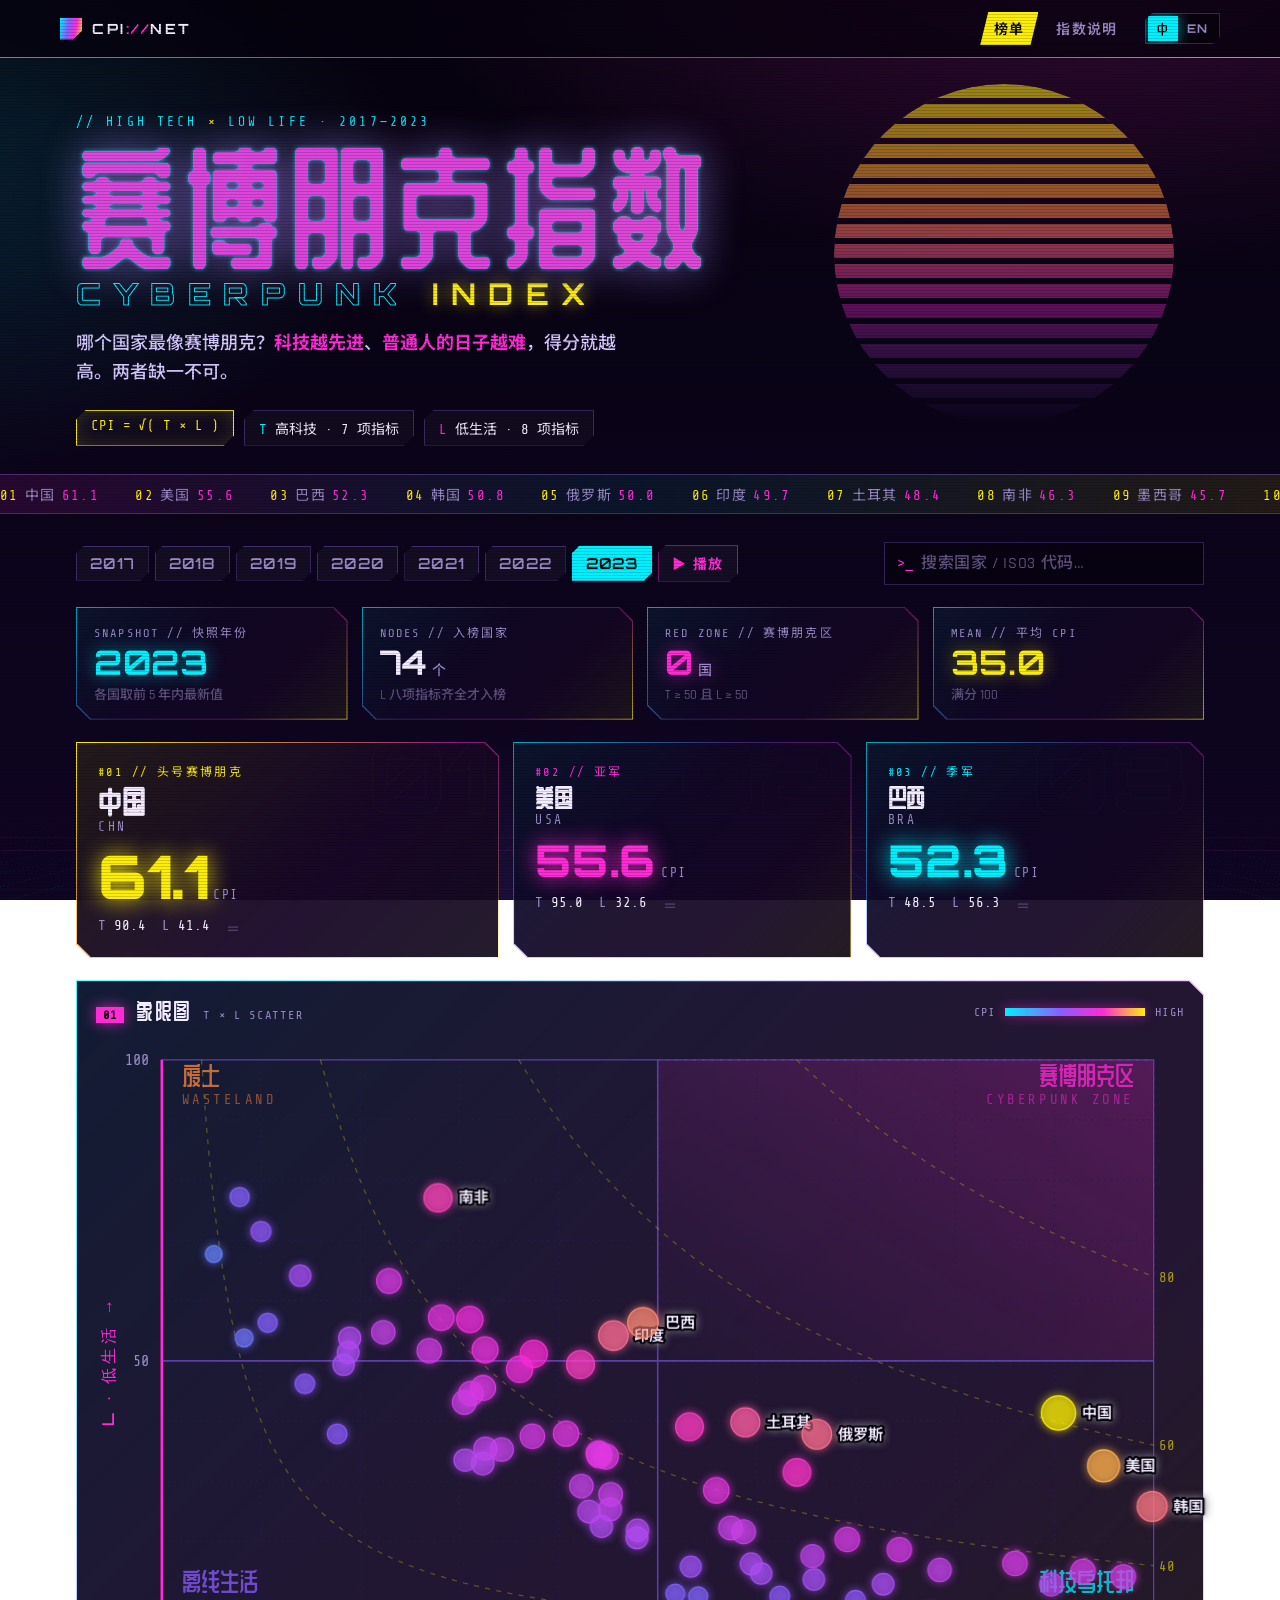
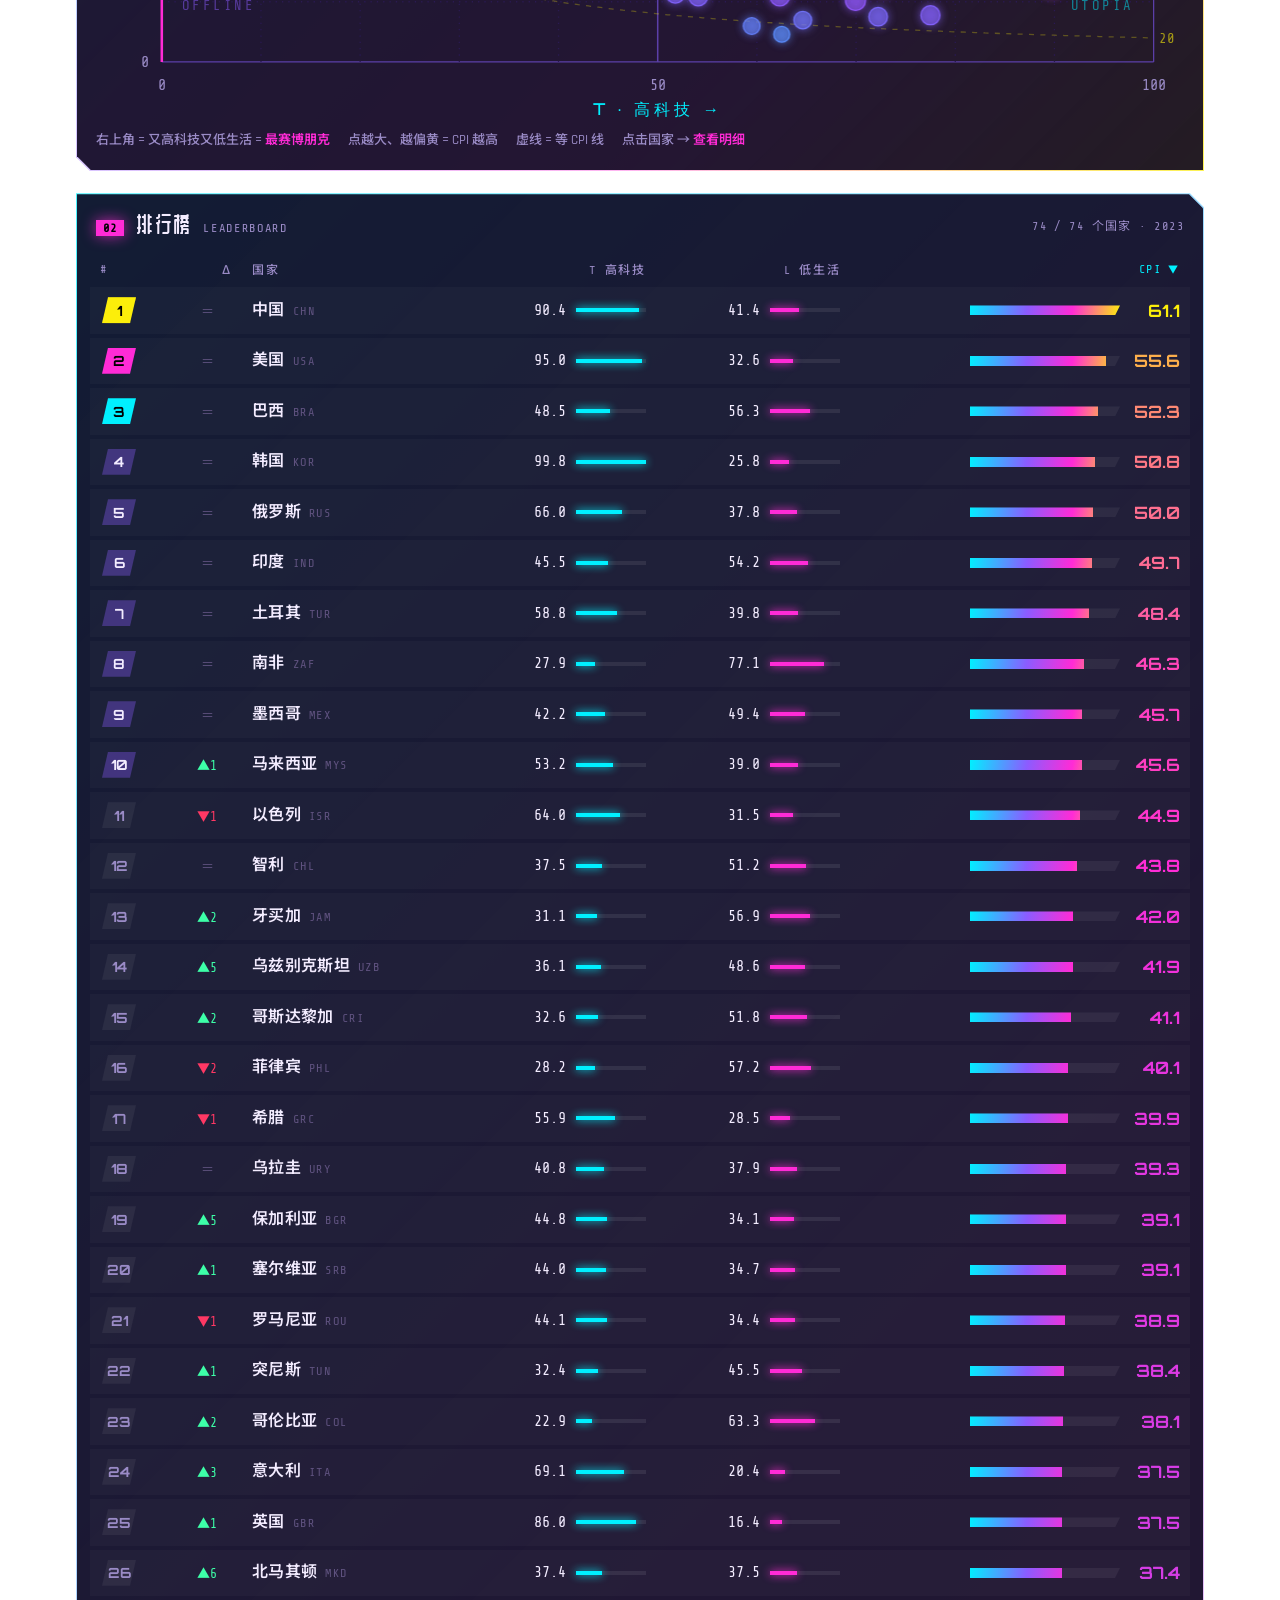
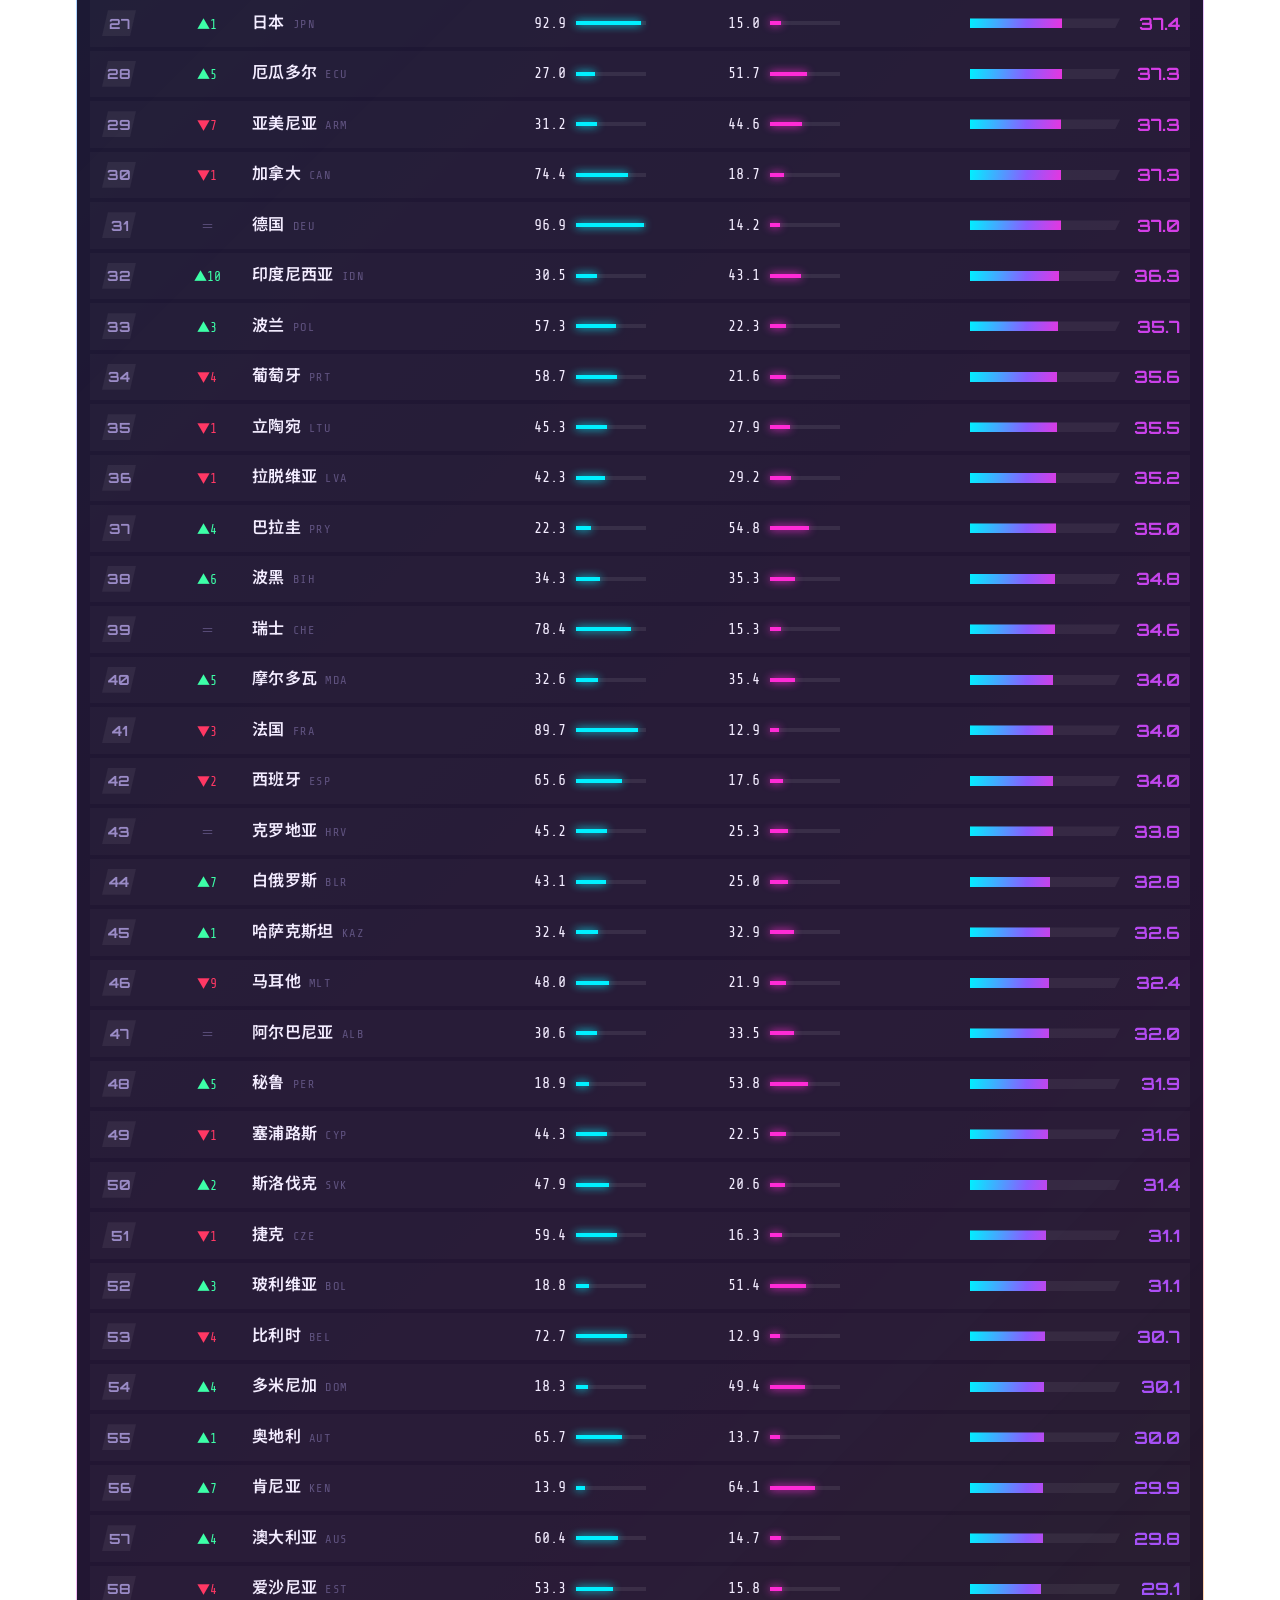
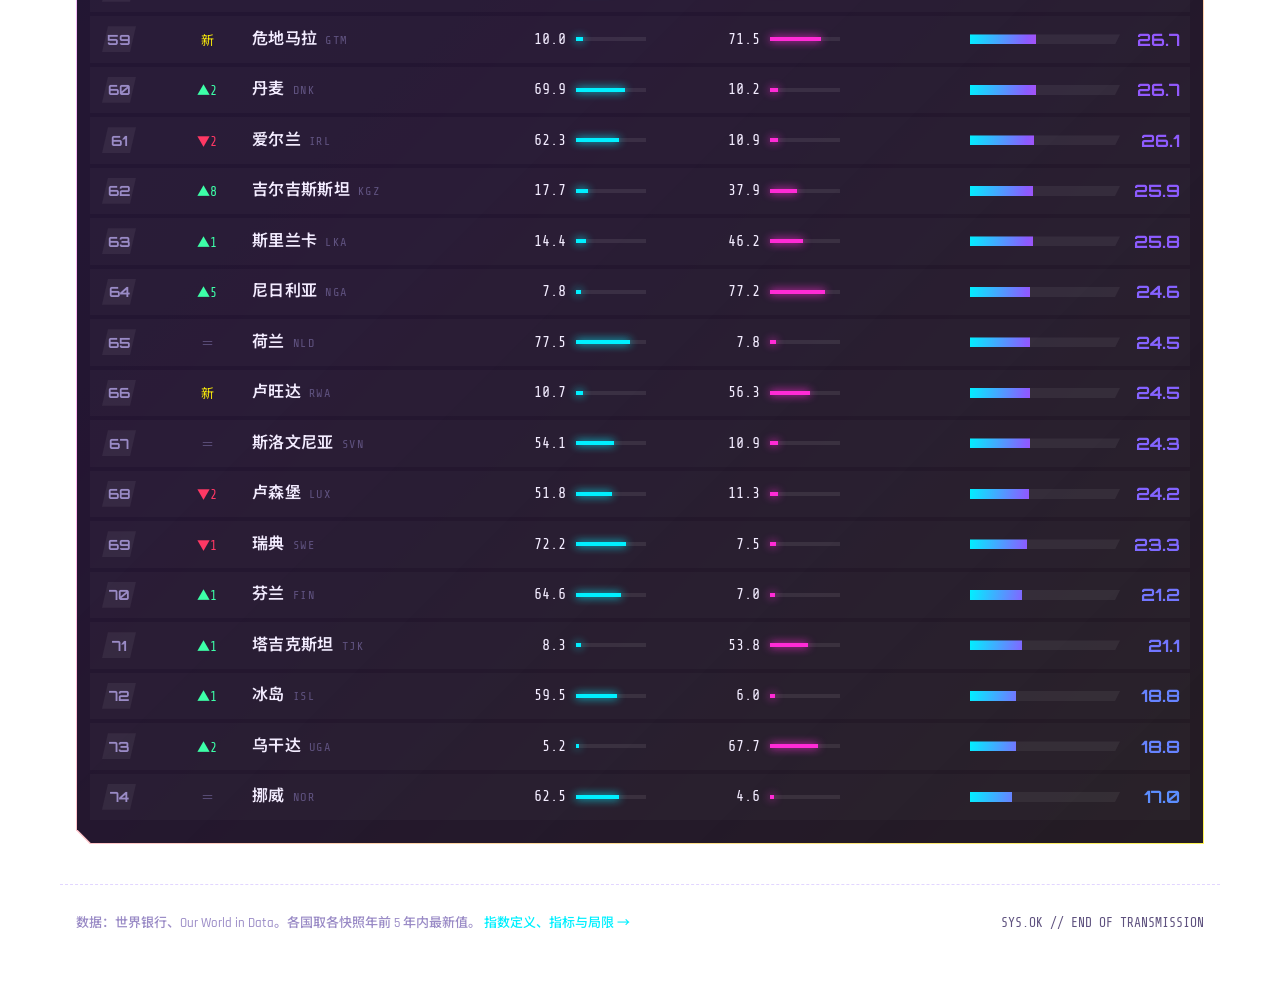
<file: web/index.html>
<!doctype html>
<html lang="zh-CN">
<head>
<meta charset="utf-8">
<meta name="viewport" content="width=device-width,initial-scale=1">
<title data-zh-title="赛博朋克指数" data-en-title="Cyberpunk Index">赛博朋克指数</title>
<script src="lang.js"></script>
<script src="names.js"></script>
<script src="data/cpi.js"></script>
<script src="common.js"></script>
<link rel="preconnect" href="https://fonts.googleapis.com">
<link rel="preconnect" href="https://fonts.gstatic.com" crossorigin>
<link rel="stylesheet" href="https://fonts.googleapis.com/css2?family=Orbitron:wght@500;700;900&family=Rajdhani:wght@500;600;700&family=Share+Tech+Mono&family=ZCOOL+QingKe+HuangYou&family=Noto+Sans+SC:wght@400;500;700&display=swap">
<link rel="stylesheet" href="cyber.css">
<style>
/* ---------- 首屏 ---------- */
.hero{position:relative;max-width:1160px;margin:0 auto;padding:56px 16px 28px}
.sun{position:absolute;right:max(16px,4%);top:26px;width:min(340px,42vw);aspect-ratio:1;border-radius:50%;z-index:-1;
 background:linear-gradient(180deg,var(--yel) 0%,#ff8a3d 35%,var(--pink) 65%,var(--violet) 100%);
 -webkit-mask-image:repeating-linear-gradient(180deg,#000 0 14px,transparent 14px 20px),linear-gradient(#000 45%,transparent 100%);
 -webkit-mask-composite:source-in;mask-image:repeating-linear-gradient(180deg,#000 0 14px,transparent 14px 20px),linear-gradient(#000 45%,transparent 100%);
 mask-composite:intersect;filter:drop-shadow(0 0 40px rgba(255,43,214,.6));opacity:.55}
.kicker{font:13px var(--f-mono);letter-spacing:.24em;color:var(--cyan)}
.kicker b{color:var(--yel);font-weight:400}
.glitch{position:relative;display:inline-block;margin:10px 0 0;font:400 clamp(54px,12vw,132px)/1 var(--f-cn);letter-spacing:.04em;
 background:var(--grad);-webkit-background-clip:text;background-clip:text;-webkit-text-fill-color:transparent;
 filter:drop-shadow(0 0 22px rgba(255,43,214,.45)) drop-shadow(0 0 2px rgba(0,240,255,.8))}
.glitch::before,.glitch::after{content:attr(data-text);position:absolute;inset:0;background:none;pointer-events:none}
.glitch::before{-webkit-text-fill-color:var(--cyan);opacity:.85;animation:gA 3.2s steps(1) infinite}
.glitch::after{-webkit-text-fill-color:var(--pink);opacity:.85;animation:gB 2.7s steps(1) infinite}
@keyframes gA{0%,86%,100%{clip-path:inset(0 0 100% 0);transform:none}
 87%{clip-path:inset(12% 0 62% 0);transform:translate(-6px,-2px)}89%{clip-path:inset(58% 0 20% 0);transform:translate(5px,1px)}
 91%{clip-path:inset(30% 0 48% 0);transform:translate(-3px,2px)}93%{clip-path:inset(80% 0 4% 0);transform:translate(4px,0)}}
@keyframes gB{0%,78%,100%{clip-path:inset(0 0 100% 0);transform:none}
 79%{clip-path:inset(66% 0 14% 0);transform:translate(6px,1px)}81%{clip-path:inset(8% 0 76% 0);transform:translate(-5px,-1px)}
 83%{clip-path:inset(40% 0 40% 0);transform:translate(3px,2px)}}
.sub{margin-top:4px;font:900 clamp(16px,3.4vw,30px) var(--f-disp);letter-spacing:.42em;color:transparent;-webkit-text-stroke:1px var(--cyan)}
html[lang=en] .glitch{font:900 clamp(34px,8.6vw,96px)/1.05 var(--f-disp);letter-spacing:.02em}
html[lang=en] .sub{font:400 clamp(18px,3.6vw,32px) var(--f-cn);letter-spacing:.5em}
.sub b{color:var(--yel);-webkit-text-stroke:0;text-shadow:0 0 16px rgba(252,238,10,.6)}
.lead{max-width:560px;margin:18px 0 0;font-size:18px;color:#d6c9ff}
.lead strong{color:var(--pink);font-weight:700}
.chips{display:flex;flex-wrap:wrap;gap:10px;margin-top:22px}
.chip{font:14px var(--f-mono);padding:7px 14px;border:1px solid var(--line2);background:rgba(255,255,255,.03);
 clip-path:polygon(10px 0,100% 0,100% calc(100% - 10px),calc(100% - 10px) 100%,0 100%,0 10px)}
.chip.hl{border-color:var(--yel);color:var(--yel);box-shadow:inset 0 0 18px rgba(252,238,10,.15)}
.chip b{color:var(--cyan);font-weight:400}.chip i{color:var(--pink);font-style:normal}

/* ---------- 跑马灯 ---------- */
.ticker{position:relative;overflow:hidden;white-space:nowrap;border-block:1px solid var(--line2);
 background:linear-gradient(90deg,rgba(255,43,214,.12),rgba(0,240,255,.08),rgba(252,238,10,.1));font:14px var(--f-mono);letter-spacing:.1em}
.ticker-in{display:inline-flex;gap:36px;padding:9px 0;animation:tick 48s linear infinite}
.ticker:hover .ticker-in{animation-play-state:paused}
.ticker span{color:var(--dim)}.ticker span b{color:var(--yel);font-weight:400;margin-right:6px}.ticker span em{font-style:normal;color:var(--pink);margin-left:6px}
@keyframes tick{to{transform:translateX(-50%)}}

/* ---------- 主体 ---------- */
.wrap{max-width:1160px;margin:0 auto;padding:28px 16px 40px;display:grid;grid-template-columns:minmax(0,1fr);gap:22px}
.controls{display:flex;flex-wrap:wrap;gap:12px;align-items:center;justify-content:space-between}
.years{display:flex;flex-wrap:wrap;gap:6px;align-items:center}
.yr,.play{font:600 15px var(--f-disp);letter-spacing:.06em;color:var(--dim);background:rgba(255,255,255,.04);border:1px solid var(--line2);
 padding:7px 13px;cursor:pointer;clip-path:polygon(8px 0,100% 0,100% calc(100% - 8px),calc(100% - 8px) 100%,0 100%,0 8px);transition:.18s}
.yr:hover{color:var(--tx);border-color:var(--cyan)}
.yr[aria-pressed=true]{color:#000;background:var(--cyan);border-color:var(--cyan);box-shadow:0 0 20px rgba(0,240,255,.6)}
.play{color:var(--pink);border-color:rgba(255,43,214,.55);font-size:13px}
.play:hover,.play.on{background:var(--pink);color:#000}
html:not([lang=en]) .play{font:700 14px var(--f-body);letter-spacing:.12em}
.search{display:flex;align-items:center;gap:8px;min-width:min(300px,100%);flex:0 1 320px;padding:0 12px;
 border:1px solid var(--line2);background:rgba(0,0,0,.35);transition:.2s}
.search:focus-within{border-color:var(--pink);box-shadow:0 0 0 1px var(--pink),0 0 22px rgba(255,43,214,.35)}
.search span{font:15px var(--f-mono);color:var(--pink);animation:blink 1.1s steps(1) infinite}
@keyframes blink{50%{opacity:.25}}
.search input{flex:1;min-width:0;background:none;border:0;outline:0;color:var(--tx);font:500 16px var(--f-body);padding:10px 0;letter-spacing:.04em}
.search input::placeholder{color:var(--mute)}

/* KPI */
.kpis{display:grid;grid-template-columns:repeat(4,1fr);gap:14px}
.kpi{padding:16px 18px 14px}
.kpi .k{font:12px var(--f-mono);letter-spacing:.18em;color:var(--dim)}
.kpi .v{margin-top:4px;font:700 34px/1.1 var(--f-disp);letter-spacing:.02em}
.kpi .v small{font:500 14px var(--f-body);color:var(--dim);margin-left:4px;letter-spacing:0}
.kpi:nth-child(1) .v{color:var(--cyan);text-shadow:0 0 18px rgba(0,240,255,.55)}
.kpi:nth-child(2) .v{color:var(--tx)}
.kpi:nth-child(3) .v{color:var(--pink);text-shadow:0 0 18px rgba(255,43,214,.55)}
.kpi:nth-child(4) .v{color:var(--yel);text-shadow:0 0 18px rgba(252,238,10,.45)}
.kpi .d{margin-top:4px;font-size:13px;color:var(--mute)}

/* 领奖台 */
.podium{display:grid;grid-template-columns:1.25fr 1fr 1fr;gap:14px}
.pod{padding:20px 22px;overflow:hidden;cursor:pointer;transition:transform .25s}
.pod:hover{transform:translateY(-3px)}
.pod .rk{position:absolute;right:14px;top:-14px;font:900 96px/1 var(--f-disp);color:transparent;-webkit-text-stroke:1px var(--c);opacity:.35;z-index:-1}
.pod .lbl{font:12px var(--f-mono);letter-spacing:.2em;color:var(--c)}
.pod .nm{margin-top:6px;font:700 24px/1.15 var(--f-disp);letter-spacing:.02em;overflow-wrap:anywhere}
.pod .iso{font:13px var(--f-mono);color:var(--dim);letter-spacing:.2em}
.pod .sc{margin-top:12px;font:900 44px/1 var(--f-disp);color:var(--c);text-shadow:0 0 22px var(--c)}
.pod .sc small{font:500 13px var(--f-mono);color:var(--dim);margin-left:6px;text-shadow:none;letter-spacing:.12em}
.pod .tl{display:flex;gap:16px;margin-top:12px;font:14px var(--f-mono);color:var(--dim)}
.pod .tl b{color:var(--tx);font-weight:400}
.pod:first-child .nm{font-size:30px}.pod:first-child .sc{font-size:60px}
.pod.p1{--c:var(--yel)}.pod.p2{--c:var(--pink)}.pod.p3{--c:var(--cyan)}
.pod.p1::before{background:linear-gradient(135deg,var(--yel),rgba(255,43,214,.5) 60%,rgba(252,238,10,.3))}

/* 图表 */
.legend{display:flex;align-items:center;gap:10px;font:12px var(--f-mono);color:var(--dim);letter-spacing:.1em}
.legend .ramp{width:140px;height:8px;background:linear-gradient(90deg,#00f0ff,#8b5cff 40%,#ff2bd6 70%,#fcee0a);box-shadow:0 0 12px rgba(255,43,214,.5)}
#chart{position:relative}
#chart svg{width:100%;height:auto;display:block;overflow:visible}
.dot{transition:transform .9s cubic-bezier(.2,.8,.2,1),opacity .5s;cursor:pointer}
.dot circle{transition:r .9s cubic-bezier(.2,.8,.2,1),fill .9s,stroke .9s,stroke-width .2s}
.dot text{font:600 12px var(--f-body);fill:var(--tx);paint-order:stroke;stroke:#06020e;stroke-width:4px;stroke-linejoin:round;
 opacity:0;transition:opacity .3s;pointer-events:none}
.dot.lab text{opacity:1}
.dot.off{opacity:0;pointer-events:none}
.dot.dim{opacity:.12}
.dot.hot circle{stroke:#fff;stroke-width:2.5}
.dot.hot text{opacity:1;fill:var(--yel)}
#chart.focus .dot:not(.hot){opacity:.18}
.note{margin-top:10px;font-size:13px;color:var(--dim);display:flex;flex-wrap:wrap;gap:6px 18px}
.note b{color:var(--pink);font-weight:600}

/* 表格 */
.tbl{overflow-x:auto;margin:0 -6px}
table{width:100%;border-collapse:separate;border-spacing:0 4px;font-size:15px}
th{font:500 12px var(--f-mono);letter-spacing:.14em;color:var(--dim);text-align:right;padding:6px 10px;cursor:pointer;user-select:none;white-space:nowrap}
th:hover{color:var(--tx)}
th.on{color:var(--cyan)}
th.on::after{content:" ▼";font-size:10px}th.on.asc::after{content:" ▲"}
th.l,td.l{text-align:left}
td{padding:9px 10px;text-align:right;background:rgba(255,255,255,.025);border-block:1px solid transparent;transition:background .15s;white-space:nowrap}
td:first-child{border-left:2px solid transparent}
tbody tr{cursor:pointer}
tbody tr:hover td,tbody tr.hot td{background:linear-gradient(90deg,rgba(255,43,214,.16),rgba(0,240,255,.06));border-color:rgba(255,43,214,.3)}
tbody tr:hover td:first-child,tbody tr.hot td:first-child{border-left-color:var(--pink)}
.rb{display:inline-grid;place-items:center;min-width:34px;height:26px;padding:0 4px;font:700 14px var(--f-disp);color:var(--dim);
 clip-path:polygon(6px 0,100% 0,calc(100% - 6px) 100%,0 100%);background:rgba(255,255,255,.06)}
.r1 .rb{background:var(--yel);color:#000;box-shadow:0 0 14px var(--yel)}
.r2 .rb{background:var(--pink);color:#000}
.r3 .rb{background:var(--cyan);color:#000}
.r4 .rb,.r5 .rb,.r6 .rb,.r7 .rb,.r8 .rb,.r9 .rb,.r10 .rb{color:var(--tx);background:rgba(139,92,255,.35)}
.dl{font:13px var(--f-mono);text-align:center}
.up{color:var(--lime)}.dn{color:var(--red)}.eq{color:var(--mute)}.nw{color:var(--yel)}
.cn{font-weight:600;font-size:16px;letter-spacing:.02em}
.cn a{color:inherit}.cn a:hover{color:var(--yel)}
.cn small{font:12px var(--f-mono);color:var(--mute);margin-left:8px;letter-spacing:.12em}
.num{font:15px var(--f-mono)}
.mini{display:flex;align-items:center;justify-content:flex-end;gap:10px}
.mini i{display:block;width:70px;height:4px;background:rgba(255,255,255,.08);position:relative}
.mini i::after{content:"";position:absolute;left:0;top:0;bottom:0;width:var(--w);background:var(--c);box-shadow:0 0 8px var(--c)}
.cpi{display:flex;align-items:center;justify-content:flex-end;gap:12px}
.cpi .bar{width:150px;height:10px;background:rgba(255,255,255,.06);position:relative;clip-path:polygon(0 0,100% 0,calc(100% - 5px) 100%,0 100%)}
.cpi .bar::after{content:"";position:absolute;inset:0;width:var(--w);background:var(--grad);background-size:150px 100%}
.cpi b{font:700 17px var(--f-disp);min-width:48px;color:var(--c)}
.empty{text-align:center;color:var(--dim);padding:30px;font-family:var(--f-mono)}

/* 浮层 */
.tip{position:fixed;z-index:60;pointer-events:none;width:230px;padding:12px 14px;display:none;
 background:rgba(8,3,20,.94);border:1px solid var(--cyan);box-shadow:0 0 0 1px rgba(0,240,255,.2),0 0 30px rgba(0,240,255,.25);
 clip-path:polygon(0 0,calc(100% - 12px) 0,100% 12px,100% 100%,0 100%)}
.tip .th{display:flex;justify-content:space-between;align-items:baseline;gap:8px;font:700 15px var(--f-disp);letter-spacing:.03em}
.tip .th span{font:12px var(--f-mono);color:var(--yel)}
.tip .row{display:grid;grid-template-columns:34px 1fr 42px;gap:8px;align-items:center;margin-top:7px;font:13px var(--f-mono);color:var(--dim)}
.tip .row i{display:block;height:4px;background:rgba(255,255,255,.08);position:relative}
.tip .row i::after{content:"";position:absolute;inset:0;width:var(--w);background:var(--c);box-shadow:0 0 6px var(--c)}
.tip .row b{color:var(--tx);font-weight:400;text-align:right}
.tip .ft{margin-top:8px;padding-top:7px;border-top:1px dashed var(--line2);font:12px var(--f-mono);color:var(--dim)}

@media (max-width:900px){
 .kpis{grid-template-columns:repeat(2,1fr)}
 .podium{grid-template-columns:1fr}
 .pod:first-child .sc{font-size:48px}
 .cpi .bar{width:90px}
}
@media (max-width:600px){
 .hero{padding-top:36px}
 .sun{opacity:.35;top:40px}
 .kpi .v{font-size:26px}
 .hide-s{display:none}
 .mini i{display:none}
 .cpi .bar{display:none}
 td,th{padding:8px 6px}
 .cn small{display:none}
 td.cn{white-space:normal;font-size:15px;line-height:1.25}
 .rb{min-width:28px}
 .num{font-size:14px}
 .cpi b{min-width:0;font-size:15px}
 .search{flex:1 1 100%}
}
</style>
</head>
<body>
<div class="fx-floor"></div>
<div class="fx-scan"></div>

<header class="top">
 <a class="brand" href="index.html"><i class="mk"></i><span>CPI<em>://</em><span class="full">NET</span></span></a>
 <div class="tr">
  <nav class="nav"><a class="on" href="index.html"><span data-l="zh">榜单</span><span data-l="en">Ranking</span></a><a href="about.html"><span data-l="zh">指数说明</span><span data-l="en">Method</span></a></nav>
  <div class="lang" role="group" aria-label="Language"><button data-lang="zh">中</button><button data-lang="en">EN</button></div>
 </div>
</header>

<section class="hero">
 <div class="sun"></div>
 <div class="kicker">// HIGH TECH <b>×</b> LOW LIFE · <span id="span">2017—2023</span></div>
 <h1 class="glitch" id="title" data-text="赛博朋克指数">赛博朋克指数</h1>
 <div class="sub"><span data-l="zh">CYBERPUNK <b>INDEX</b></span><span data-l="en">赛博朋克<b>指数</b></span></div>
 <p class="lead" data-l="zh">哪个国家最像赛博朋克？<strong>科技越先进</strong>、<strong>普通人的日子越难</strong>，得分就越高。两者缺一不可。</p>
 <p class="lead" data-l="en">Which country looks most like a cyberpunk novel? The <strong>more advanced its tech</strong> and the <strong>harder ordinary life is</strong>, the higher it scores. It needs both.</p>
 <div class="chips">
  <span class="chip hl">CPI = √( T × L )</span>
  <span class="chip"><b>T</b> <span data-l="zh">高科技 · 7 项指标</span><span data-l="en">High Tech · 7 indicators</span></span>
  <span class="chip"><i>L</i> <span data-l="zh">低生活 · 8 项指标</span><span data-l="en">Low Life · 8 indicators</span></span>
 </div>
</section>

<div class="ticker" aria-hidden="true"><div class="ticker-in" id="ticker"></div></div>

<main class="wrap">
 <div class="controls">
  <div class="years" id="years"></div>
  <label class="search"><span>&gt;_</span><input type="text" id="q" placeholder="搜索国家 / ISO3 代码…" autocomplete="off"></label>
 </div>

 <section class="kpis" id="kpis"></section>
 <section class="podium" id="podium"></section>

 <section class="cut">
  <div class="ph">
   <h2 class="h2"><i>01</i><span data-l="zh">象限图</span><span data-l="en">Quadrant Map</span> <small>T × L SCATTER</small></h2>
   <div class="legend">CPI <span class="ramp"></span> HIGH</div>
  </div>
  <div id="chart"></div>
  <div class="note" data-l="zh"><span>右上角 = 又高科技又低生活 = <b>最赛博朋克</b></span><span>点越大、越偏黄 = CPI 越高</span><span>虚线 = 等 CPI 线</span><span>点击国家 → <b>查看明细</b></span></div>
  <div class="note" data-l="en"><span>Top right = high tech and low life = <b>most cyberpunk</b></span><span>Bigger, yellower dot = higher CPI</span><span>Dashed lines = equal CPI</span><span>Click a country → <b>see details</b></span></div>
 </section>

 <section class="cut">
  <div class="ph">
   <h2 class="h2"><i>02</i><span data-l="zh">排行榜</span><span data-l="en">Leaderboard</span> <small data-l="zh">LEADERBOARD</small><small data-l="en">排行榜</small></h2>
   <span class="tag" id="count"></span>
  </div>
  <div class="tbl"><table>
   <thead><tr>
    <th data-k="rank" class="l">#</th>
    <th data-k="d" class="hide-s">Δ</th>
    <th data-k="country" class="l"><span data-l="zh">国家</span><span data-l="en">Country</span></th>
    <th data-k="T">T<span class="hide-s"><span data-l="zh"> 高科技</span><span data-l="en"> High Tech</span></span></th>
    <th data-k="L">L<span class="hide-s"><span data-l="zh"> 低生活</span><span data-l="en"> Low Life</span></span></th>
    <th data-k="CPI">CPI</th>
   </tr></thead>
   <tbody id="tb"></tbody>
  </table></div>
 </section>
</main>

<footer class="foot">
 <span data-l="zh">数据：世界银行、Our World in Data。各国取各快照年前 5 年内最新值。 <a href="about.html">指数定义、指标与局限 →</a></span>
 <span data-l="en">Data: World Bank, Our World in Data. Each country uses its latest value within 5 years before the snapshot year. <a href="about.html">Definition, indicators &amp; limits →</a></span>
 <span class="mono">SYS.OK // END OF TRANSMISSION</span>
</footer>
<div class="tip" id="tip"></div>

<script>
const $=id=>document.getElementById(id);
const $years=$('years'),$q=$('q'),tb=$('tb'),chart=$('chart'),tip=$('tip');
const {YEARS,MAXALL,col,esc}=window.CPI||{};
let DATA={},year='',sortK='CPI',sortDir=-1,playing=null;

/* ---------- 文案 ---------- */
const I18N={
 zh:{title:'赛博朋克指数',search:'搜索国家 / ISO3 代码…',play:'▶ 播放',stop:'■ 停止',
  kpi:[['SNAPSHOT // 快照年份','','各国取前 5 年内最新值'],['NODES // 入榜国家','个','L 八项指标齐全才入榜'],
   ['RED ZONE // 赛博朋克区','国','T ≥ 50 且 L ≥ 50'],['MEAN // 平均 CPI','','满分 100']],
  pod:['#01 // 头号赛博朋克','#02 // 亚军','#03 // 季军'],
  tick:(y,n)=>`快照 ${y} · ${n} 个节点在线`,count:(v,n,y)=>`${v} / ${n} 个国家 · ${y}`,
  empty:'NO SIGNAL // 没有匹配的国家',vs:'较上年',isNew:'新',aria:'各国 T 与 L 散点图',
  q:[['赛博朋克区','CYBERPUNK ZONE'],['废土','WASTELAND'],['科技乌托邦','UTOPIA'],['离线生活','OFFLINE']],
  ax:['T · 高科技 →','L · 低生活 →']},
 en:{title:'CYBERPUNK INDEX',search:'Search country / ISO3 code…',play:'▶ PLAY',stop:'■ STOP',
  kpi:[['SNAPSHOT // 快照','','Latest value within 5 yrs'],['NODES // 入榜','','All 6 L indicators required'],
   ['RED ZONE // 赛博朋克区','','T ≥ 50 and L ≥ 50'],['MEAN CPI // 均值','','Out of 100']],
  pod:['#01 // MOST CYBERPUNK','#02 // RUNNER-UP','#03 // THIRD'],
  tick:(y,n)=>`SNAPSHOT ${y} · ${n} NODES ONLINE`,count:(v,n,y)=>`${v} / ${n} NODES · ${y}`,
  empty:'NO SIGNAL // no matching country',vs:'vs prev. year',isNew:'NEW',aria:'Scatter plot of T and L by country',
  q:[['CYBERPUNK ZONE','赛博朋克区'],['WASTELAND','废土'],['TECH UTOPIA','科技乌托邦'],['OFFLINE','离线生活']],
  ax:['T · HIGH TECH →','L · LOW LIFE →']}};
const lg=()=>LANG.get(),S=()=>I18N[lg()];
const nm=x=>CPI.name(x.iso);

/* 数据来自 data/cpi.js（code/04_web.py 生成），名次沿用流水线结果 */
function load(){
 const d={};
 YEARS.forEach(y=>d[y]=CPI.rows(y));
 YEARS.forEach((y,i)=>{const prev=i?new Map(d[YEARS[i-1]].map(x=>[x.iso,x.rank])):null;
  d[y].forEach(x=>{x.prev=prev?prev.get(x.iso):undefined;x.d=x.prev==null?null:x.prev-x.rank})});
 DATA=d;year=YEARS.at(-1);
 $('span').textContent=YEARS[0]+'—'+year;
 $years.innerHTML=YEARS.map(y=>`<button class="yr" data-y="${y}">${y}</button>`).join('')+`<button class="play" id="play"></button>`;
 $years.querySelectorAll('.yr').forEach(b=>b.onclick=()=>{stop();setYear(b.dataset.y)});
 $('play').onclick=()=>playing?stop():play();
 buildChart();applyLang();setYear(year);
}

/* 切换语言时：静态文案 + 图表底图 + 全部重绘 */
function applyLang(){
 const s=S(),h=$('title');
 h.textContent=s.title;h.dataset.text=s.title;
 $q.placeholder=s.search;
 $('play').textContent=playing?s.stop:s.play;
 $('kpis').innerHTML='';
 chartBg();
}
document.addEventListener('langchange',()=>{applyLang();render()});

// 中英文名和 ISO3 都能搜
const matches=(x,q)=>!q||x.country.toLowerCase().includes(q)||x.iso.toLowerCase().includes(q)||CPI.zhName(x.iso).includes(q);
const cur=()=>DATA[year]||[];

function setYear(y){year=y;$years.querySelectorAll('.yr').forEach(b=>b.setAttribute('aria-pressed',b.dataset.y===y));render()}
function play(){$('play').classList.add('on');$('play').textContent=S().stop;let i=YEARS.indexOf(year);
 const step=()=>{i=(i+1)%YEARS.length;setYear(YEARS[i])};step();playing=setInterval(step,1700)}
function stop(){if(!playing)return;clearInterval(playing);playing=null;$('play').classList.remove('on');$('play').textContent=S().play}

function render(){
 const d=cur(),q=$q.value.trim().toLowerCase();
 kpis(d);podium(d);ticker(d);table(d,q);dots(d,q);
}

/* 数字滚动 */
function countTo(el,to,dec){const from=+el.dataset.v||0;el.dataset.v=to;const t0=performance.now(),D=600;
 const f=t=>{const k=Math.min(1,(t-t0)/D),e=1-Math.pow(1-k,3);el.textContent=(from+(to-from)*e).toFixed(dec);if(k<1)requestAnimationFrame(f)};requestAnimationFrame(f)}
function kpis(d){
 if(!$('kpis').children.length)$('kpis').innerHTML=S().kpi.map(([k,u,n],i)=>`<div class="cut kpi"><div class="k">${k}</div><div class="v"><span id="k${i}">0</span><small>${u}</small></div><div class="d">${n}</div></div>`).join('');
 $('k0').textContent=year;
 countTo($('k1'),d.length,0);
 countTo($('k2'),d.filter(x=>x.T>=50&&x.L>=50).length,0);
 countTo($('k3'),d.reduce((s,x)=>s+x.CPI,0)/d.length,1);
}
function podium(d){
 const lb=S().pod;
 $('podium').innerHTML=d.slice(0,3).map((x,i)=>`<div class="cut pod p${i+1}" data-iso="${x.iso}"><div class="rk">0${i+1}</div>
  <div class="lbl">${lb[i]}</div><div class="nm">${esc(nm(x))}</div><div class="iso">${x.iso}</div>
  <div class="sc">${x.CPI.toFixed(1)}<small>CPI</small></div>
  <div class="tl"><span>T <b>${x.T.toFixed(1)}</b></span><span>L <b>${x.L.toFixed(1)}</b></span>${dHTML(x)}</div></div>`).join('');
 $('podium').querySelectorAll('.pod').forEach(p=>{p.onclick=()=>go(p.dataset.iso);p.onmouseenter=()=>hot(p.dataset.iso);p.onmouseleave=()=>hot(null)});
}
function ticker(d){
 const s=d.slice(0,12).map(x=>`<span><b>${String(x.rank).padStart(2,'0')}</b>${esc(lg()==='en'?nm(x).toUpperCase():nm(x))}<em>${x.CPI.toFixed(1)}</em></span>`).join('')
  +`<span><b>//</b>${S().tick(year,d.length)}</span>`;
 $('ticker').innerHTML=s+s;
}
function dHTML(x){if(x.d==null){const nw=x.prev===undefined&&year!==YEARS[0];return`<span class="${nw?'nw':'eq'}">${nw?S().isNew:'—'}</span>`}
 return x.d>0?`<span class="up">▲${x.d}</span>`:x.d<0?`<span class="dn">▼${-x.d}</span>`:`<span class="eq">＝</span>`}

function table(d,q){
 let v=d.filter(x=>matches(x,q));
 const coll=new Intl.Collator(lg()==='zh'?'zh-Hans-CN':'en');
 v.sort((a,b)=>{if(sortK==='country')return coll.compare(nm(a),nm(b))*sortDir;
  const A=a[sortK],B=b[sortK];if(A==null)return 1;if(B==null)return -1;return(A-B)*sortDir});
 document.querySelectorAll('th').forEach(th=>{th.classList.toggle('on',th.dataset.k===sortK);th.classList.toggle('asc',sortDir>0)});
 const mx=Math.max(...d.map(x=>x.CPI),1);
 $('count').textContent=S().count(v.length,d.length,year);
 tb.innerHTML=v.length?v.map(x=>`<tr class="r${x.rank}" data-iso="${x.iso}">
  <td class="l"><span class="rb">${x.rank}</span></td>
  <td class="dl hide-s">${dHTML(x)}</td>
  <td class="l cn"><a href="${link(x.iso)}">${esc(nm(x))}</a><small>${x.iso}</small></td>
  <td><div class="mini"><span class="num">${x.T.toFixed(1)}</span><i style="--w:${x.T}%;--c:var(--cyan)"></i></div></td>
  <td><div class="mini"><span class="num">${x.L.toFixed(1)}</span><i style="--w:${x.L}%;--c:var(--pink)"></i></div></td>
  <td><div class="cpi"><span class="bar" style="--w:${x.CPI/mx*100}%"></span><b style="--c:${col(x.CPI)}">${x.CPI.toFixed(1)}</b></div></td>
 </tr>`).join(''):`<tr><td colspan="6" class="empty">${S().empty}</td></tr>`;
 tb.querySelectorAll('tr[data-iso]').forEach(tr=>{tr.onmouseenter=()=>hot(tr.dataset.iso);tr.onmouseleave=()=>hot(null);
  tr.onclick=e=>{if(!e.target.closest('a'))go(tr.dataset.iso)}});
}

/* ---------- 散点图（节点常驻，切年份时平滑移动；底图随语言重画） ---------- */
const W=860,H=540,M={l:52,r:24,t:18,b:46},X=v=>M.l+v/100*(W-M.l-M.r),Y=v=>H-M.b-v/100*(H-M.t-M.b);
const NS='http://www.w3.org/2000/svg',NODES=new Map();let dotsG;
function buildChart(){
 chart.innerHTML=`<svg viewBox="0 0 ${W} ${H}" role="img">
 <defs>
  <linearGradient id="zone" x1="0" y1="1" x2="1" y2="0"><stop offset="0" stop-color="#ff2bd6" stop-opacity="0"/><stop offset="1" stop-color="#ff2bd6" stop-opacity=".22"/></linearGradient>
  <linearGradient id="ax" x1="0" x2="1"><stop offset="0" stop-color="#00f0ff"/><stop offset="1" stop-color="#ff2bd6"/></linearGradient>
  <filter id="glow" x="-50%" y="-50%" width="200%" height="200%"><feGaussianBlur stdDeviation="3.5" result="b"/><feMerge><feMergeNode in="b"/><feMergeNode in="SourceGraphic"/></feMerge></filter>
 </defs><g id="bg"></g><g id="dots" filter="url(#glow)"></g></svg>`;
 dotsG=chart.querySelector('#dots');
}
function chartBg(){
 const L=S();chart.querySelector('svg').setAttribute('aria-label',L.aria);
 let s=`<rect x="${X(50)}" y="${Y(100)}" width="${X(100)-X(50)}" height="${Y(50)-Y(100)}" fill="url(#zone)"/>
 <rect x="${X(50)}" y="${Y(100)}" width="${X(100)-X(50)}" height="${Y(50)-Y(100)}" fill="none" stroke="#ff2bd6" stroke-opacity=".5" stroke-dasharray="2 5"/>`;
 for(let i=0;i<=100;i+=10){const mj=i%50===0;
  s+=`<line x1="${X(i)}" x2="${X(i)}" y1="${Y(0)}" y2="${Y(100)}" stroke="${mj?'#5b3fa8':'#2a1a52'}" stroke-width="${i===50?1.2:1}" ${mj?'':'stroke-dasharray="1 4"'}/>
  <line x1="${X(0)}" x2="${X(100)}" y1="${Y(i)}" y2="${Y(i)}" stroke="${mj?'#5b3fa8':'#2a1a52'}" stroke-width="${i===50?1.2:1}" ${mj?'':'stroke-dasharray="1 4"'}/>`;
  if(i%25===0)s+=`<text x="${X(i)}" y="${H-24}" fill="#9a8bc6" font-size="12" font-family="Share Tech Mono,monospace" text-anchor="middle">${i}</text>
  <text x="${M.l-10}" y="${Y(i)+4}" fill="#9a8bc6" font-size="12" font-family="Share Tech Mono,monospace" text-anchor="end">${i}</text>`}
 // 等 CPI 线：T·L = c²
 [20,40,60,80].forEach(c=>{let p='';for(let t=c*c/100;t<=100.01;t+=0.5)p+=(p?'L':'M')+X(t).toFixed(1)+' '+Y(c*c/t).toFixed(1);
  s+=`<path d="${p}" fill="none" stroke="#fcee0a" stroke-opacity=".28" stroke-dasharray="4 5"/>
  <text x="${X(100)+4}" y="${Y(c*c/100)+4}" fill="#fcee0a" fill-opacity=".6" font-size="11" font-family="Share Tech Mono,monospace">${c}</text>`});
 const en=lg()==='en';
 const ql=(x,y,a,[t1,t2],c)=>`<text x="${x}" y="${y}" text-anchor="${a}" font-family="${en?'Orbitron':'ZCOOL QingKe HuangYou'},sans-serif" font-size="${en?15:20}" font-weight="${en?700:400}" fill="${c}" fill-opacity=".75">${t1}</text>
  <text x="${x}" y="${y+16}" text-anchor="${a}" font-family="${en?'ZCOOL QingKe HuangYou,sans-serif':'Share Tech Mono,monospace'}" font-size="${en?13:11}" letter-spacing="2" fill="${c}" fill-opacity=".5">${t2}</text>`;
 s+=ql(X(98),Y(96),'end',L.q[0],'#ff2bd6')+ql(X(2),Y(96),'start',L.q[1],'#ff8a3d')
  +ql(X(98),Y(12),'end',L.q[2],'#00f0ff')+ql(X(2),Y(12),'start',L.q[3],'#8b5cff');
 s+=`<line x1="${X(0)}" x2="${X(100)}" y1="${Y(0)}" y2="${Y(0)}" stroke="url(#ax)" stroke-width="2"/>
 <line x1="${X(0)}" x2="${X(0)}" y1="${Y(0)}" y2="${Y(100)}" stroke="#ff2bd6" stroke-width="2"/>
 <text x="${X(50)}" y="${H-4}" fill="#00f0ff" font-size="13" font-family="Orbitron,sans-serif" letter-spacing="3" text-anchor="middle">${L.ax[0]}</text>
 <text transform="translate(14 ${Y(50)}) rotate(-90)" fill="#ff2bd6" font-size="13" font-family="Orbitron,sans-serif" letter-spacing="3" text-anchor="middle">${L.ax[1]}</text>`;
 chart.querySelector('#bg').innerHTML=s;
}
function dots(d,q){
 const seen=new Set();
 // 先画低分，高分在上层
 [...d].sort((a,b)=>a.CPI-b.CPI).forEach(x=>{
  let g=NODES.get(x.iso);
  if(!g){g=document.createElementNS(NS,'g');g.setAttribute('class','dot off');
   g.innerHTML=`<circle r="0"/><text x="0" y="4"></text>`;g.style.transform=`translate(${X(x.T)}px,${Y(x.L)}px)`;
   g.onmousemove=e=>showTip(e,g.__x);g.onmouseleave=()=>{tip.style.display='none';hot(null)};
   g.onmouseenter=()=>hot(g.__x.iso,true);g.onclick=()=>go(g.__x.iso);
   NODES.set(x.iso,g)}
  dotsG.appendChild(g);g.__x=x;seen.add(x.iso);
  const r=3.5+x.CPI/MAXALL*10,c=col(x.CPI),hit=matches(x,q);
  g.style.transform=`translate(${X(x.T)}px,${Y(x.L)}px)`;
  const ci=g.firstChild;ci.style.r=r+'px';ci.setAttribute('r',r);ci.style.fill=c;ci.style.fillOpacity=.55;ci.style.stroke=c;
  const tx=g.lastChild;tx.textContent=nm(x);tx.setAttribute('x',r+5);
  g.classList.remove('off');g.classList.toggle('dim',!hit);g.classList.toggle('lab',hit&&(x.rank<=8||!!q));
 });
 NODES.forEach((g,iso)=>{if(!seen.has(iso))g.classList.add('off')});
}
function showTip(e,x){
 const b=(k,v,c)=>`<div class="row"><span>${k}</span><i style="--w:${v}%;--c:${c}"></i><b>${v.toFixed(1)}</b></div>`;
 tip.innerHTML=`<div class="th">${esc(nm(x))}<span>#${x.rank}</span></div>`+b('T',x.T,'var(--cyan)')+b('L',x.L,'var(--pink)')+b('CPI',x.CPI,col(x.CPI))
  +`<div class="ft">${x.iso} · ${year} · ${S().vs} ${dHTML(x)}</div>`;
 tip.style.display='block';
 const w=tip.offsetWidth,h=tip.offsetHeight;
 tip.style.left=Math.min(e.clientX+16,innerWidth-w-8)+'px';tip.style.top=Math.min(e.clientY+16,innerHeight-h-8)+'px';
}
function hot(iso,fromChart){
 chart.classList.toggle('focus',!!iso);
 NODES.forEach((g,k)=>g.classList.toggle('hot',k===iso));
 if(iso){const g=NODES.get(iso);g&&dotsG.appendChild(g)}
 if(!fromChart)tb.querySelectorAll('tr').forEach(tr=>tr.classList.toggle('hot',tr.dataset.iso===iso));
}
/* 跳到国家明细页 */
const link=iso=>CPI.link(iso,year);
function go(iso){stop();location.href=link(iso)}

$q.oninput=render;
document.querySelectorAll('th').forEach(th=>th.onclick=()=>{const k=th.dataset.k;
 sortDir=sortK===k?-sortDir:(k==='country'||k==='rank'?1:-1);sortK=k;render()});

if(window.CPI)load();
</script>
</body>
</html>
</file>
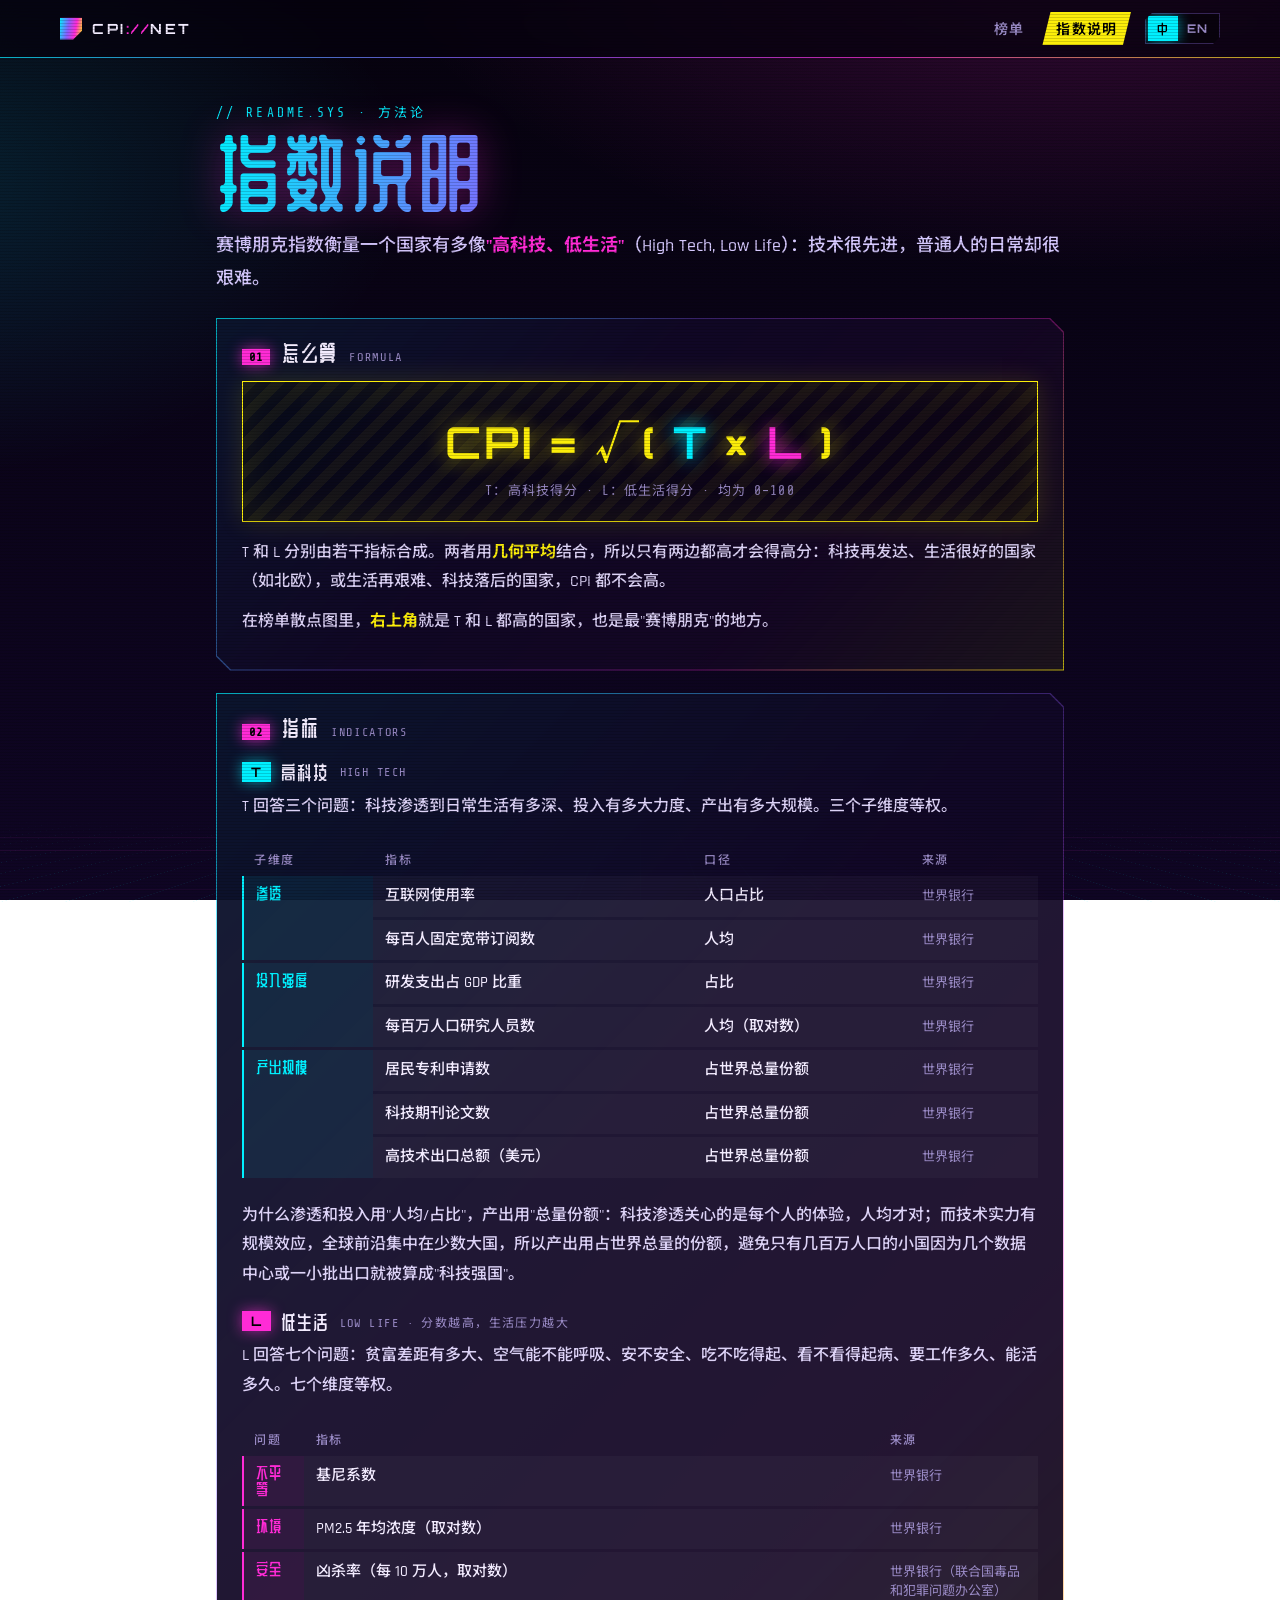
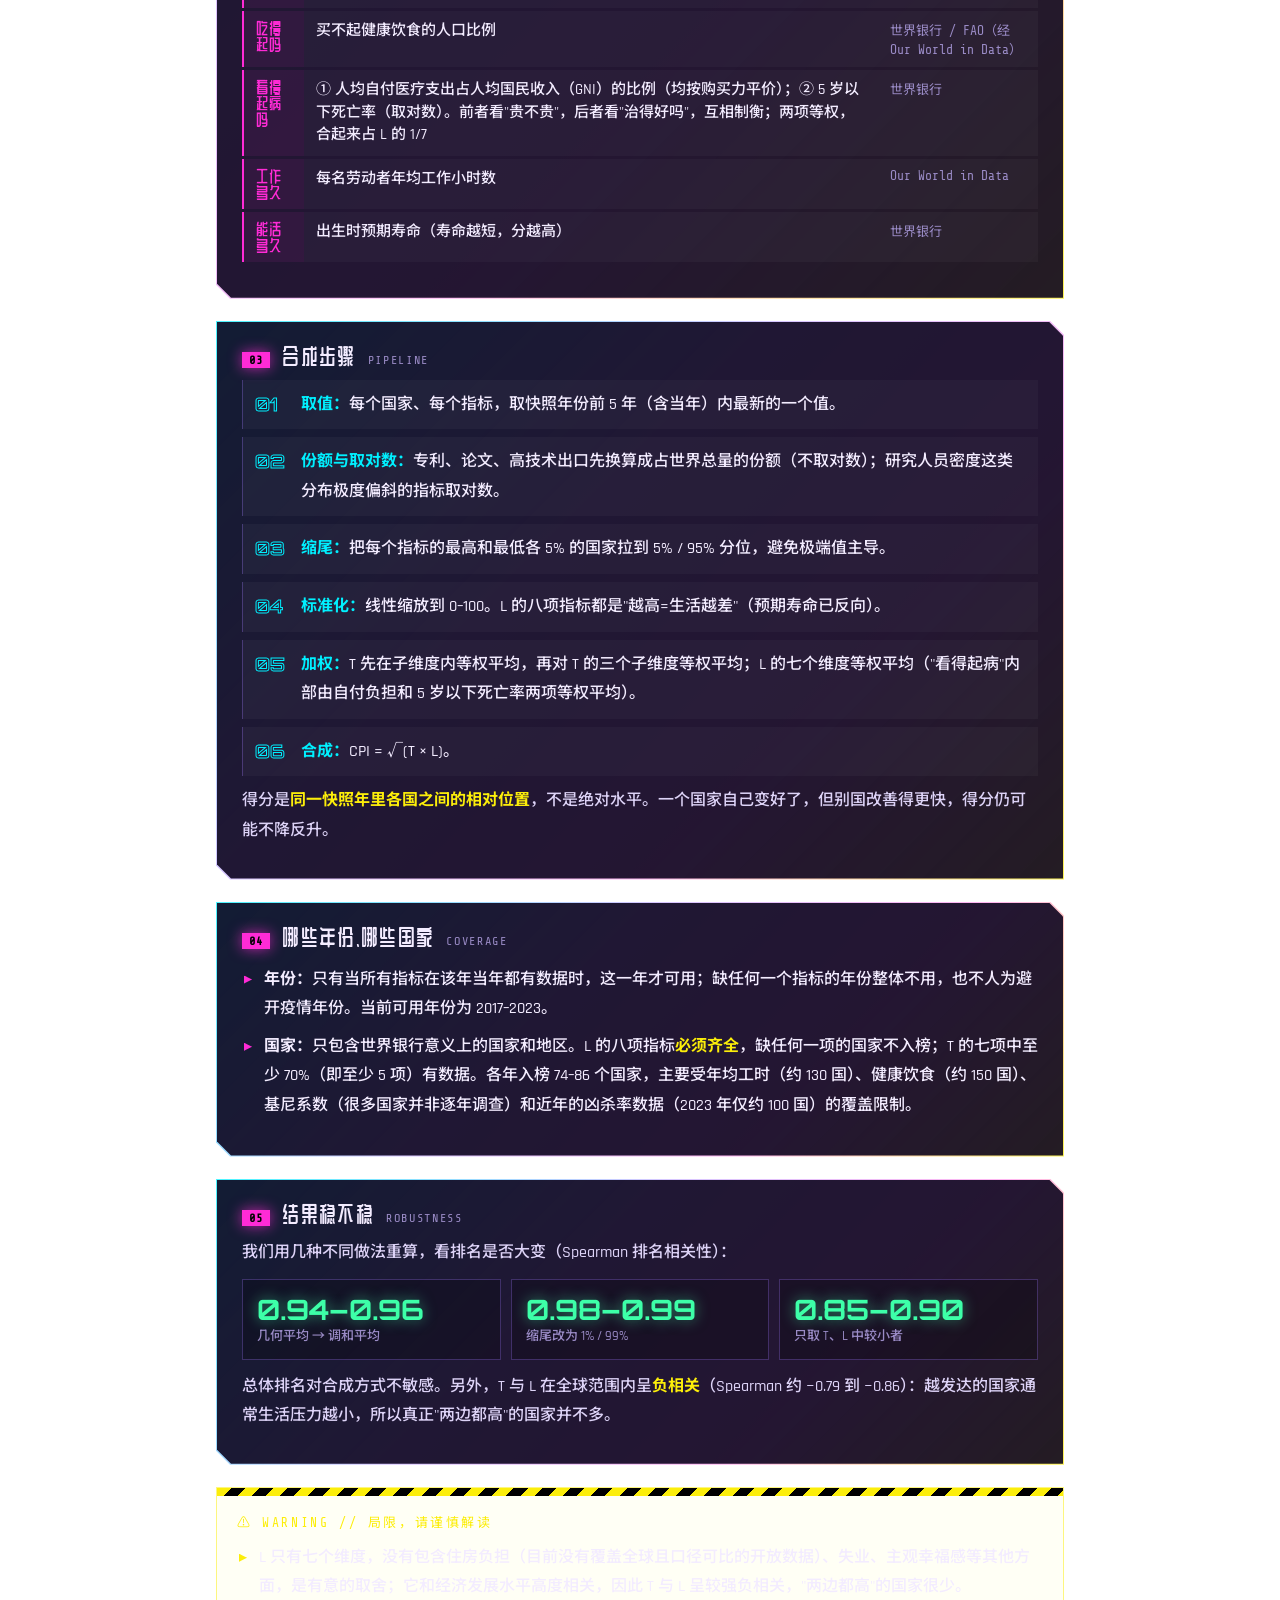
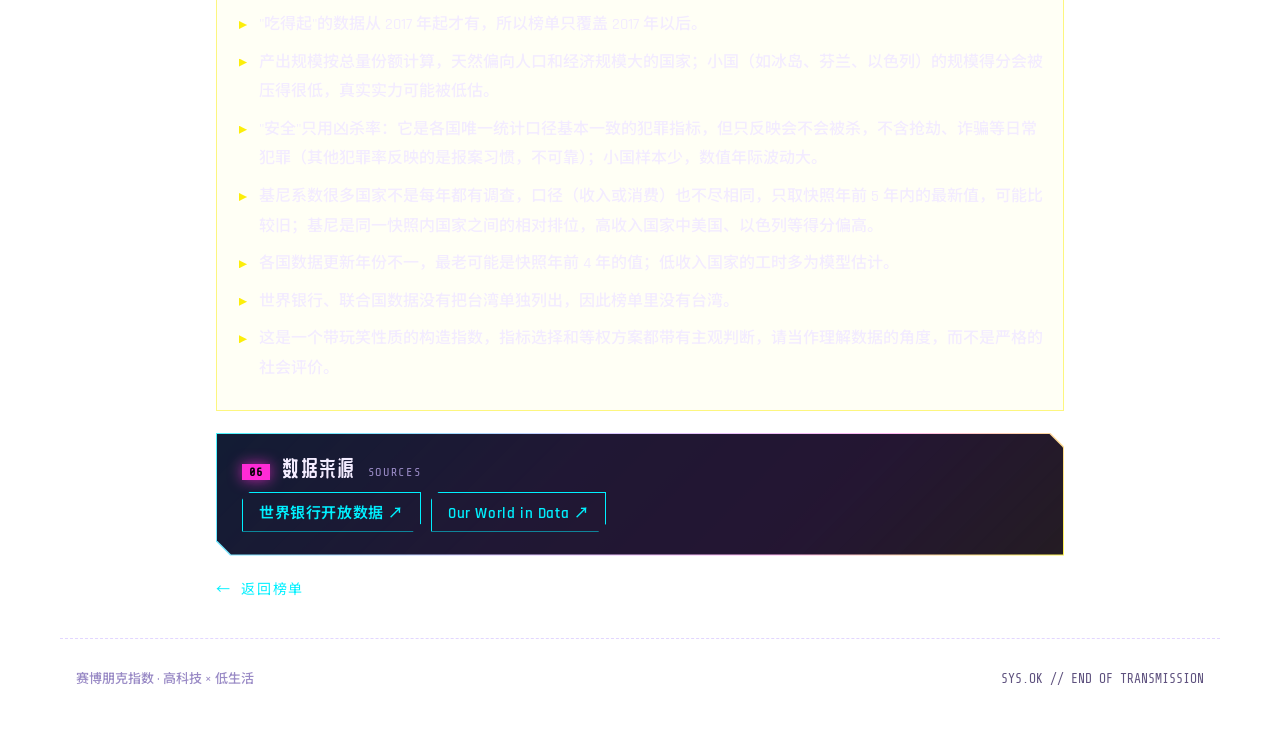
<file: web/about.html>
<!doctype html>
<html lang="zh-CN">
<head>
<meta charset="utf-8">
<meta name="viewport" content="width=device-width,initial-scale=1">
<title data-zh-title="指数说明 · 赛博朋克指数" data-en-title="Methodology · Cyberpunk Index">指数说明 · 赛博朋克指数</title>
<script src="lang.js"></script>
<link rel="preconnect" href="https://fonts.googleapis.com">
<link rel="preconnect" href="https://fonts.gstatic.com" crossorigin>
<link rel="stylesheet" href="https://fonts.googleapis.com/css2?family=Orbitron:wght@500;700;900&family=Rajdhani:wght@500;600;700&family=Share+Tech+Mono&family=ZCOOL+QingKe+HuangYou&family=Noto+Sans+SC:wght@400;500;700&display=swap">
<link rel="stylesheet" href="cyber.css">
<style>
body{font-size:16px;line-height:1.85}
main{max-width:880px;margin:0 auto;padding:44px 16px 40px;display:grid;grid-template-columns:minmax(0,1fr);gap:22px}
.kicker{font:13px var(--f-mono);letter-spacing:.24em;color:var(--cyan)}
h1{margin:6px 0 0;font:400 clamp(44px,9vw,84px)/1.05 var(--f-cn);letter-spacing:.04em;
 background:var(--grad);-webkit-background-clip:text;background-clip:text;-webkit-text-fill-color:transparent;
 filter:drop-shadow(0 0 20px rgba(255,43,214,.4))}
.lead{margin:14px 0 0;font-size:18px;color:#d6c9ff}
.lead b{color:var(--pink)}
p{margin:10px 0;color:#ddd3f7}
b,strong{color:var(--tx)}
.hl{color:var(--yel)}
.cut{padding:24px 26px}
.cut .h2{margin-bottom:12px}
h3{margin:22px 0 8px;font:400 19px var(--f-cn);letter-spacing:.06em;display:flex;align-items:center;gap:10px}
h3 .k{font:700 13px var(--f-disp);padding:2px 9px;color:#000}
h3.t .k{background:var(--cyan);box-shadow:0 0 14px rgba(0,240,255,.6)}
h3.l .k{background:var(--pink);box-shadow:0 0 14px rgba(255,43,214,.6)}
h3 small{font:12px var(--f-mono);color:var(--dim);letter-spacing:.12em}
.formula{position:relative;margin:16px 0;padding:26px 16px 22px;text-align:center;border:1px solid var(--yel);
 background:repeating-linear-gradient(135deg,rgba(252,238,10,.05) 0 10px,transparent 10px 20px),rgba(0,0,0,.35);
 box-shadow:inset 0 0 40px rgba(252,238,10,.08),0 0 24px rgba(252,238,10,.15)}
.formula .f{font:700 clamp(26px,6vw,44px) var(--f-disp);letter-spacing:.06em;color:var(--yel);text-shadow:0 0 22px rgba(252,238,10,.6)}
.formula .f .t{color:var(--cyan);text-shadow:0 0 18px var(--cyan)}.formula .f .l{color:var(--pink);text-shadow:0 0 18px var(--pink)}
.formula small{display:block;margin-top:8px;font:13px var(--f-mono);color:var(--dim);letter-spacing:.08em}
.tbl{overflow-x:auto}
table{width:100%;border-collapse:separate;border-spacing:0 3px;margin:10px 0;font-size:15px;line-height:1.5}
th{font:500 12px var(--f-mono);letter-spacing:.14em;color:var(--dim);text-align:left;padding:6px 12px}
td{padding:9px 12px;background:rgba(255,255,255,.03);vertical-align:top}
td.g{font:400 16px var(--f-cn);letter-spacing:.06em;background:rgba(0,240,255,.07);color:var(--cyan);border-left:2px solid var(--cyan)}
.lt td.g{background:rgba(255,43,214,.07);color:var(--pink);border-left-color:var(--pink)}
td.src{font:13px var(--f-mono);color:var(--dim)}
ol.steps{list-style:none;counter-reset:s;padding:0;margin:8px 0;display:grid;gap:8px}
ol.steps li{counter-increment:s;position:relative;padding:10px 14px 10px 58px;background:rgba(255,255,255,.03);border-left:1px solid var(--line2)}
ol.steps li::before{content:counter(s,decimal-leading-zero);position:absolute;left:12px;top:10px;font:700 18px/1.6 var(--f-disp);
 color:transparent;-webkit-text-stroke:1px var(--cyan)}
ol.steps li b{color:var(--cyan)}
ul.list{list-style:none;padding:0;margin:8px 0}
ul.list li{position:relative;padding:4px 0 4px 22px}
ul.list li::before{content:"";position:absolute;left:2px;top:15px;width:8px;height:8px;background:var(--pink);
 clip-path:polygon(0 0,100% 50%,0 100%);box-shadow:0 0 8px var(--pink)}
.stats{display:grid;grid-template-columns:repeat(3,1fr);gap:10px;margin:12px 0}
.stat{padding:12px 14px;border:1px solid var(--line2);background:rgba(0,0,0,.25)}
.stat .n{font:700 28px var(--f-disp);color:var(--lime);text-shadow:0 0 14px rgba(61,255,168,.5)}
.stat .d{font-size:13px;color:var(--dim);line-height:1.5}
.warn{position:relative;padding:18px 20px 14px;background:rgba(252,238,10,.04);border:1px solid rgba(252,238,10,.5)}
.warn::before{content:"";position:absolute;left:0;right:0;top:0;height:8px;
 background:repeating-linear-gradient(135deg,var(--yel) 0 10px,#000 10px 20px)}
.warn .wt{margin-top:6px;font:13px var(--f-mono);letter-spacing:.2em;color:var(--yel)}
.warn ul.list li::before{background:var(--yel);box-shadow:0 0 8px var(--yel)}
.links{display:flex;flex-wrap:wrap;gap:10px;margin-top:6px}
.links a{font:600 15px var(--f-body);padding:8px 16px;border:1px solid var(--cyan);letter-spacing:.04em;
 clip-path:polygon(8px 0,100% 0,100% calc(100% - 8px),calc(100% - 8px) 100%,0 100%,0 8px);transition:.2s}
.links a:hover{background:var(--cyan);color:#000;box-shadow:0 0 22px var(--cyan)}
.back{justify-self:start;font:14px var(--f-mono);letter-spacing:.12em}
html[lang=en] h1{font:900 clamp(34px,8vw,72px)/1.1 var(--f-disp);letter-spacing:.03em}
html[lang=en] h3{font:700 17px var(--f-disp);letter-spacing:.04em}
html[lang=en] td.g{font:600 15px var(--f-body);letter-spacing:.04em}
@media (max-width:600px){
 .cut{padding:20px 16px}
 .stats{grid-template-columns:1fr}
 ol.steps li{padding-left:50px}
}
</style>
</head>
<body>
<div class="fx-floor"></div>
<div class="fx-scan"></div>

<header class="top">
 <a class="brand" href="index.html"><i class="mk"></i><span>CPI<em>://</em><span class="full">NET</span></span></a>
 <div class="tr">
  <nav class="nav"><a href="index.html"><span data-l="zh">榜单</span><span data-l="en">Ranking</span></a><a class="on" href="about.html"><span data-l="zh">指数说明</span><span data-l="en">Method</span></a></nav>
  <div class="lang" role="group" aria-label="Language"><button data-lang="zh">中</button><button data-lang="en">EN</button></div>
 </div>
</header>

<main>
<header>
 <div class="kicker"><span data-l="zh">// README.SYS · 方法论</span><span data-l="en">// README.SYS · 指数说明</span></div>
 <h1><span data-l="zh">指数说明</span><span data-l="en">METHODOLOGY</span></h1>
 <p class="lead" data-l="zh">赛博朋克指数衡量一个国家有多像<b>"高科技、低生活"</b>（High Tech, Low Life）：技术很先进，普通人的日常却很艰难。</p>
 <p class="lead" data-l="en">The Cyberpunk Index measures how much a country looks like <b>"High Tech, Low Life"</b>: advanced technology, yet a hard daily life for ordinary people.</p>
</header>

<section class="cut">
 <h2 class="h2"><i>01</i><span data-l="zh">怎么算</span><span data-l="en">How it's calculated</span> <small>FORMULA</small></h2>
 <div class="formula"><div class="f">CPI = √( <span class="t">T</span> × <span class="l">L</span> )</div>
  <small data-l="zh">T：高科技得分 · L：低生活得分 · 均为 0–100</small><small data-l="en">T: High Tech score · L: Low Life score · both 0–100</small></div>
 <div data-l="zh">
 <p>T 和 L 分别由若干指标合成。两者用<b class="hl">几何平均</b>结合，所以只有两边都高才会得高分：科技再发达、生活很好的国家（如北欧），或生活再艰难、科技落后的国家，CPI 都不会高。</p>
 <p>在榜单散点图里，<b class="hl">右上角</b>就是 T 和 L 都高的国家，也是最"赛博朋克"的地方。</p>
 </div>
 <div data-l="en">
 <p>T and L are each built from several indicators. They are combined with a <b class="hl">geometric mean</b>, so a country only scores high when both are high. A tech leader where life is good (e.g. the Nordics), or a country where life is hard but tech lags behind, will not get a high CPI.</p>
 <p>In the ranking's scatter plot, the <b class="hl">top-right corner</b> holds the countries where both T and L are high: the most "cyberpunk" places.</p>
 </div>
</section>

<section class="cut">
 <h2 class="h2"><i>02</i><span data-l="zh">指标</span><span data-l="en">Indicators</span> <small>INDICATORS</small></h2>
 <h3 class="t"><span class="k">T</span><span data-l="zh">高科技</span><span data-l="en">High Tech</span> <small data-l="zh">HIGH TECH</small><small data-l="en">高科技</small></h3>
 <p data-l="zh">T 回答三个问题：科技渗透到日常生活有多深、投入有多大力度、产出有多大规模。三个子维度等权。</p>
 <p data-l="en">T answers three questions: how deeply technology reaches daily life, how hard the country invests, and how much it produces. The three sub-dimensions are equally weighted.</p>
 <div class="tbl" data-l="zh"><table>
  <tr><th>子维度</th><th>指标</th><th>口径</th><th>来源</th></tr>
  <tr><td class="g" rowspan="2">渗透</td><td>互联网使用率</td><td>人口占比</td><td class="src">世界银行</td></tr>
  <tr><td>每百人固定宽带订阅数</td><td>人均</td><td class="src">世界银行</td></tr>
  <tr><td class="g" rowspan="2">投入强度</td><td>研发支出占 GDP 比重</td><td>占比</td><td class="src">世界银行</td></tr>
  <tr><td>每百万人口研究人员数</td><td>人均（取对数）</td><td class="src">世界银行</td></tr>
  <tr><td class="g" rowspan="3">产出规模</td><td>居民专利申请数</td><td>占世界总量份额</td><td class="src">世界银行</td></tr>
  <tr><td>科技期刊论文数</td><td>占世界总量份额</td><td class="src">世界银行</td></tr>
  <tr><td>高技术出口总额（美元）</td><td>占世界总量份额</td><td class="src">世界银行</td></tr>
 </table></div>
 <div class="tbl" data-l="en"><table>
  <tr><th>SUB-DIMENSION</th><th>INDICATOR</th><th>MEASURE</th><th>SOURCE</th></tr>
  <tr><td class="g" rowspan="2">Reach</td><td>Internet users</td><td>% of population</td><td class="src">World Bank</td></tr>
  <tr><td>Fixed broadband subscriptions per 100 people</td><td>Per capita</td><td class="src">World Bank</td></tr>
  <tr><td class="g" rowspan="2">Investment</td><td>R&amp;D spending, % of GDP</td><td>Share</td><td class="src">World Bank</td></tr>
  <tr><td>Researchers per million people</td><td>Per capita (log)</td><td class="src">World Bank</td></tr>
  <tr><td class="g" rowspan="3">Output</td><td>Resident patent applications</td><td>Share of world total</td><td class="src">World Bank</td></tr>
  <tr><td>Scientific &amp; technical journal articles</td><td>Share of world total</td><td class="src">World Bank</td></tr>
  <tr><td>High-tech exports (USD)</td><td>Share of world total</td><td class="src">World Bank</td></tr>
 </table></div>
 <p data-l="zh">为什么渗透和投入用"人均/占比"，产出用"总量份额"：科技渗透关心的是每个人的体验，人均才对；而技术实力有规模效应，全球前沿集中在少数大国，所以产出用占世界总量的份额，避免只有几百万人口的小国因为几个数据中心或一小批出口就被算成"科技强国"。</p>
 <p data-l="en">Why reach and investment are per capita while output is a share of the world total: reach is about each person's experience, so per capita is right. Technological power, though, has economies of scale and the global frontier sits in a few large countries, so output uses the share of the world total. This keeps a country of a few million people from counting as a "tech power" because of a few data centres or a small batch of exports.</p>

 <h3 class="l"><span class="k">L</span><span data-l="zh">低生活</span><span data-l="en">Low Life</span> <small data-l="zh">LOW LIFE · 分数越高，生活压力越大</small><small data-l="en">低生活 · higher score = harder life</small></h3>
 <p data-l="zh">L 回答七个问题：贫富差距有多大、空气能不能呼吸、安不安全、吃不吃得起、看不看得起病、要工作多久、能活多久。七个维度等权。</p>
 <p data-l="en">L answers seven questions: how big the gap between rich and poor is, whether the air is breathable, how safe it is, whether people can afford food, whether they can afford to see a doctor, how long they have to work, and how long they live. The seven dimensions are equally weighted.</p>
 <div class="tbl" data-l="zh"><table class="lt">
  <tr><th>问题</th><th>指标</th><th>来源</th></tr>
  <tr><td class="g">不平等</td><td>基尼系数</td><td class="src">世界银行</td></tr>
  <tr><td class="g">环境</td><td>PM2.5 年均浓度（取对数）</td><td class="src">世界银行</td></tr>
  <tr><td class="g">安全</td><td>凶杀率（每 10 万人，取对数）</td><td class="src">世界银行（联合国毒品和犯罪问题办公室）</td></tr>
  <tr><td class="g">吃得起吗</td><td>买不起健康饮食的人口比例</td><td class="src">世界银行 / FAO（经 Our World in Data）</td></tr>
  <tr><td class="g">看得起病吗</td><td>① 人均自付医疗支出占人均国民收入（GNI）的比例（均按购买力平价）；② 5 岁以下死亡率（取对数）。前者看"贵不贵"，后者看"治得好吗"，互相制衡；两项等权，合起来占 L 的 1/7</td><td class="src">世界银行</td></tr>
  <tr><td class="g">工作多久</td><td>每名劳动者年均工作小时数</td><td class="src">Our World in Data</td></tr>
  <tr><td class="g">能活多久</td><td>出生时预期寿命（寿命越短，分越高）</td><td class="src">世界银行</td></tr>
 </table></div>
 <div class="tbl" data-l="en"><table class="lt">
  <tr><th>QUESTION</th><th>INDICATOR</th><th>SOURCE</th></tr>
  <tr><td class="g">Inequality</td><td>Gini index</td><td class="src">World Bank</td></tr>
  <tr><td class="g">Environment</td><td>Mean annual PM2.5 exposure (log)</td><td class="src">World Bank</td></tr>
  <tr><td class="g">Safety</td><td>Homicide rate (per 100,000 people, log)</td><td class="src">World Bank (UNODC)</td></tr>
  <tr><td class="g">Food</td><td>Share of people who cannot afford a healthy diet</td><td class="src">World Bank / FAO (via Our World in Data)</td></tr>
  <tr><td class="g">Healthcare</td><td>(1) Out-of-pocket health spending per capita as % of GNI per capita (both PPP); (2) under-5 mortality (log). The first captures cost, the second whether care works, so they check each other; equally weighted, together 1/7 of L</td><td class="src">World Bank</td></tr>
  <tr><td class="g">Work</td><td>Annual working hours per worker</td><td class="src">Our World in Data</td></tr>
  <tr><td class="g">Longevity</td><td>Life expectancy at birth (shorter = higher score)</td><td class="src">World Bank</td></tr>
 </table></div>
</section>

<section class="cut">
 <h2 class="h2"><i>03</i><span data-l="zh">合成步骤</span><span data-l="en">Pipeline</span> <small>PIPELINE</small></h2>
 <ol class="steps" data-l="zh">
  <li><b>取值：</b>每个国家、每个指标，取快照年份前 5 年（含当年）内最新的一个值。</li>
  <li><b>份额与取对数：</b>专利、论文、高技术出口先换算成占世界总量的份额（不取对数）；研究人员密度这类分布极度偏斜的指标取对数。</li>
  <li><b>缩尾：</b>把每个指标的最高和最低各 5% 的国家拉到 5% / 95% 分位，避免极端值主导。</li>
  <li><b>标准化：</b>线性缩放到 0–100。L 的八项指标都是"越高=生活越差"（预期寿命已反向）。</li>
  <li><b>加权：</b>T 先在子维度内等权平均，再对 T 的三个子维度等权平均；L 的七个维度等权平均（"看得起病"内部由自付负担和 5 岁以下死亡率两项等权平均）。</li>
  <li><b>合成：</b>CPI = √(T × L)。</li>
 </ol>
 <ol class="steps" data-l="en">
  <li><b>Values:</b> for each country and indicator, take the latest value within the 5 years up to and including the snapshot year.</li>
  <li><b>Shares and logs:</b> patents, articles and high-tech exports are first converted to shares of the world total (no log). Heavily skewed indicators such as researcher density are log-transformed.</li>
  <li><b>Winsorizing:</b> countries in the top and bottom 5% of each indicator are pulled to the 5th / 95th percentile so extremes don't dominate.</li>
  <li><b>Scaling:</b> linear rescaling to 0–100. All eight L indicators run "higher = worse life" (life expectancy is reversed).</li>
  <li><b>Weighting:</b> T is averaged equally within each sub-dimension, then equally across its three sub-dimensions. L's seven dimensions are averaged equally (within healthcare, out-of-pocket burden and under-5 mortality are averaged equally).</li>
  <li><b>Combining:</b> CPI = √(T × L).</li>
 </ol>
 <p data-l="zh">得分是<b class="hl">同一快照年里各国之间的相对位置</b>，不是绝对水平。一个国家自己变好了，但别国改善得更快，得分仍可能不降反升。</p>
 <p data-l="en">Scores show <b class="hl">a country's position relative to others in the same snapshot year</b>, not an absolute level. A country can improve and still see its score rise if others improve faster.</p>
</section>

<section class="cut">
 <h2 class="h2"><i>04</i><span data-l="zh">哪些年份、哪些国家</span><span data-l="en">Which years and countries</span> <small>COVERAGE</small></h2>
 <ul class="list" data-l="zh">
  <li><b>年份：</b>只有当所有指标在该年当年都有数据时，这一年才可用；缺任何一个指标的年份整体不用，也不人为避开疫情年份。当前可用年份为 2017–2023。</li>
  <li><b>国家：</b>只包含世界银行意义上的国家和地区。L 的八项指标<b class="hl">必须齐全</b>，缺任何一项的国家不入榜；T 的七项中至少 70%（即至少 5 项）有数据。各年入榜 74–86 个国家，主要受年均工时（约 130 国）、健康饮食（约 150 国）、基尼系数（很多国家并非逐年调查）和近年的凶杀率数据（2023 年仅约 100 国）的覆盖限制。</li>
 </ul>
 <ul class="list" data-l="en">
  <li><b>Years:</b> a year is used only if every indicator has data for that year itself. Years missing any indicator are dropped entirely, and pandemic years are not deliberately skipped. Available years are currently 2017–2023.</li>
  <li><b>Countries:</b> only countries and territories as defined by the World Bank. All eight L indicators <b class="hl">are required</b>; a country missing any of them is left out. At least 70% of T's seven indicators (i.e. at least 5) must have data. Each year 74–86 countries qualify, limited mainly by coverage of working hours (about 130 countries), healthy diet (about 150), the Gini index (many countries don't survey every year) and recent homicide data (only about 100 countries in 2023).</li>
 </ul>
</section>

<section class="cut">
 <h2 class="h2"><i>05</i><span data-l="zh">结果稳不稳</span><span data-l="en">How robust is it</span> <small>ROBUSTNESS</small></h2>
 <p data-l="zh">我们用几种不同做法重算，看排名是否大变（Spearman 排名相关性）：</p>
 <p data-l="en">We recalculated the index several different ways to see whether the ranking changes much (Spearman rank correlation):</p>
 <div class="stats">
  <div class="stat"><div class="n">0.94–0.96</div><div class="d"><span data-l="zh">几何平均 → 调和平均</span><span data-l="en">Geometric → harmonic mean</span></div></div>
  <div class="stat"><div class="n">0.98–0.99</div><div class="d"><span data-l="zh">缩尾改为 1% / 99%</span><span data-l="en">Winsorize at 1% / 99%</span></div></div>
  <div class="stat"><div class="n">0.85–0.90</div><div class="d"><span data-l="zh">只取 T、L 中较小者</span><span data-l="en">Use only the smaller of T and L</span></div></div>
 </div>
 <p data-l="zh">总体排名对合成方式不敏感。另外，T 与 L 在全球范围内呈<b class="hl">负相关</b>（Spearman 约 −0.79 到 −0.86）：越发达的国家通常生活压力越小，所以真正"两边都高"的国家并不多。</p>
 <p data-l="en">The overall ranking is not sensitive to how T and L are combined. Also, T and L are <b class="hl">negatively correlated</b> worldwide (Spearman about −0.79 to −0.86): more developed countries usually have an easier life, so few countries are truly "high on both".</p>
</section>

<section class="warn">
 <div class="wt"><span data-l="zh">⚠ WARNING // 局限，请谨慎解读</span><span data-l="en">⚠ WARNING // LIMITATIONS, READ WITH CARE</span></div>
 <ul class="list" data-l="zh">
  <li>L 只有七个维度，没有包含住房负担（目前没有覆盖全球且口径可比的开放数据）、失业、主观幸福感等其他方面，是有意的取舍；它和经济发展水平高度相关，因此 T 与 L 呈较强负相关，"两边都高"的国家很少。</li>
  <li>"吃得起"的数据从 2017 年起才有，所以榜单只覆盖 2017 年以后。</li>
  <li>产出规模按总量份额计算，天然偏向人口和经济规模大的国家；小国（如冰岛、芬兰、以色列）的规模得分会被压得很低，真实实力可能被低估。</li>
  <li>"安全"只用凶杀率：它是各国唯一统计口径基本一致的犯罪指标，但只反映会不会被杀，不含抢劫、诈骗等日常犯罪（其他犯罪率反映的是报案习惯，不可靠）；小国样本少，数值年际波动大。</li>
  <li>基尼系数很多国家不是每年都有调查，口径（收入或消费）也不尽相同，只取快照年前 5 年内的最新值，可能比较旧；基尼是同一快照内国家之间的相对排位，高收入国家中美国、以色列等得分偏高。</li>
  <li>各国数据更新年份不一，最老可能是快照年前 4 年的值；低收入国家的工时多为模型估计。</li>
  <li>世界银行、联合国数据没有把台湾单独列出，因此榜单里没有台湾。</li>
  <li>这是一个带玩笑性质的构造指数，指标选择和等权方案都带有主观判断，请当作理解数据的角度，而不是严格的社会评价。</li>
 </ul>
 <ul class="list" data-l="en">
  <li>L has only seven dimensions. It deliberately leaves out housing costs (no open data with global coverage and comparable definitions exists yet), unemployment, subjective well-being and more. L is closely tied to economic development, which is why T and L are strongly negatively correlated and few countries are "high on both".</li>
  <li>Food affordability data only starts in 2017, so the ranking covers 2017 onwards.</li>
  <li>Output is measured as a share of the world total, which naturally favours countries with large populations and economies. Small countries (e.g. Iceland, Finland, Israel) get very low output scores, so their real strength may be underestimated.</li>
  <li>"Safety" uses the homicide rate only. It is the one crime indicator measured consistently across countries, but it only reflects the risk of being killed, not everyday crime such as robbery or fraud (other crime rates mostly reflect reporting habits and are unreliable). Small countries have few cases, so their values swing a lot from year to year.</li>
  <li>Many countries don't run a Gini survey every year, and definitions (income or consumption) differ. Only the latest value within 5 years of the snapshot is used, so it may be dated. Gini is a relative ranking within each snapshot; among high-income countries, the US, Israel and others score relatively high.</li>
  <li>Countries update their data in different years; the oldest value may be from 4 years before the snapshot. Working hours for low-income countries are mostly model estimates.</li>
  <li>World Bank and UN data do not list Taiwan separately, so Taiwan is not in the ranking.</li>
  <li>This is a tongue-in-cheek composite index. The choice of indicators and equal weights involve subjective judgement; treat it as a lens for looking at data, not a rigorous social assessment.</li>
 </ul>
</section>

<section class="cut">
 <h2 class="h2"><i>06</i><span data-l="zh">数据来源</span><span data-l="en">Data sources</span> <small>SOURCES</small></h2>
 <div class="links">
  <a href="https://data.worldbank.org/" target="_blank" rel="noopener"><span data-l="zh">世界银行开放数据</span><span data-l="en">World Bank Open Data</span> ↗</a>
  <a href="https://ourworldindata.org/" target="_blank" rel="noopener">Our World in Data ↗</a>
 </div>
</section>

<a class="back" href="index.html"><span data-l="zh">← 返回榜单</span><span data-l="en">← Back to ranking</span></a>
</main>

<footer class="foot">
 <span><span data-l="zh">赛博朋克指数 · 高科技 × 低生活</span><span data-l="en">Cyberpunk Index · High Tech × Low Life</span></span>
 <span class="mono">SYS.OK // END OF TRANSMISSION</span>
</footer>
</body>
</html>
</file>
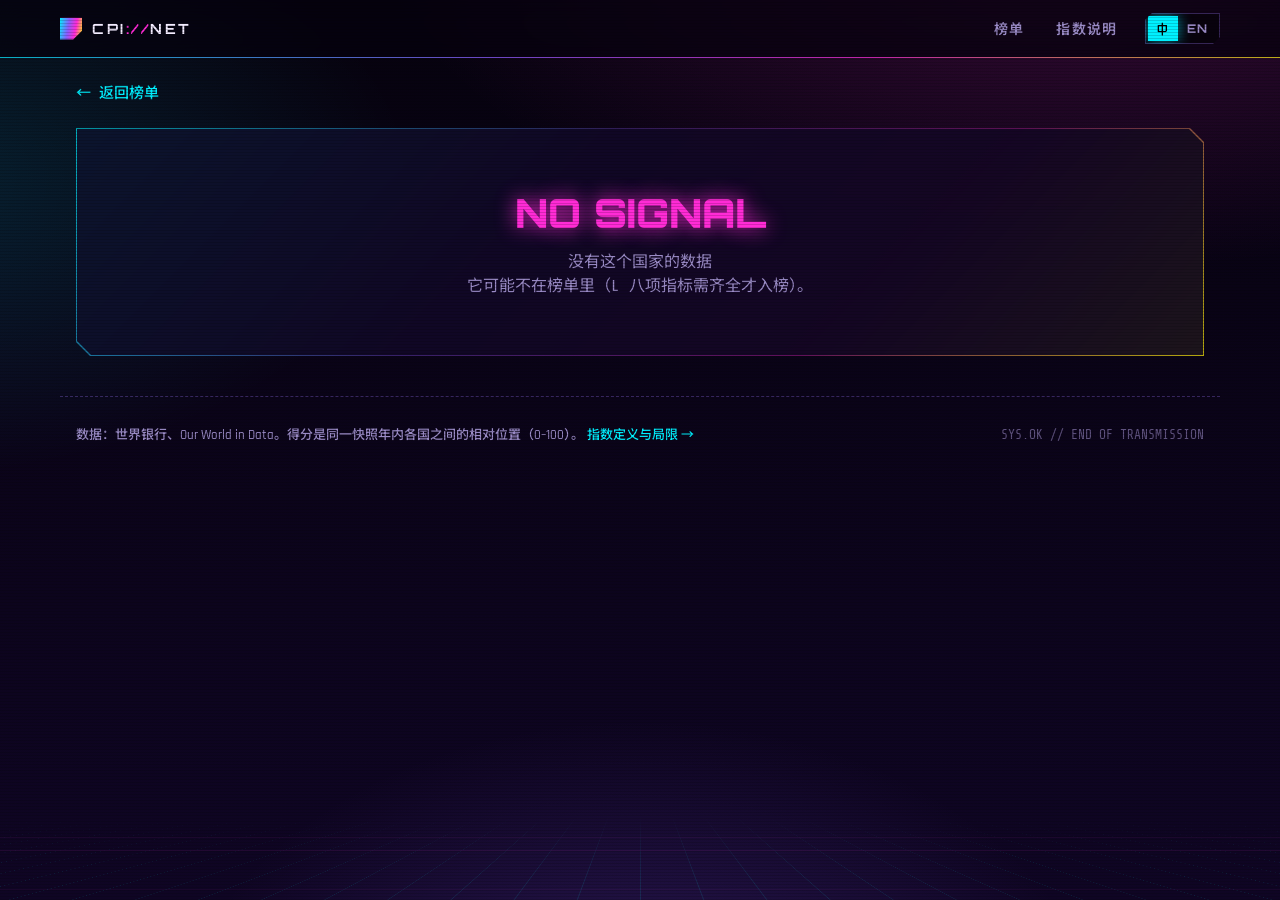
<file: web/country.html>
<!doctype html>
<html lang="zh-CN">
<head>
<meta charset="utf-8">
<meta name="viewport" content="width=device-width,initial-scale=1">
<title>国家明细 · 赛博朋克指数</title>
<script src="lang.js"></script>
<script src="names.js"></script>
<script src="data/cpi.js"></script>
<script src="common.js"></script>
<link rel="preconnect" href="https://fonts.googleapis.com">
<link rel="preconnect" href="https://fonts.gstatic.com" crossorigin>
<link rel="stylesheet" href="https://fonts.googleapis.com/css2?family=Orbitron:wght@500;700;900&family=Rajdhani:wght@500;600;700&family=Share+Tech+Mono&family=ZCOOL+QingKe+HuangYou&family=Noto+Sans+SC:wght@400;500;700&display=swap">
<link rel="stylesheet" href="cyber.css">
<style>
.wrap{max-width:1160px;margin:0 auto;padding:24px 16px 40px;display:grid;grid-template-columns:minmax(0,1fr);gap:22px}
.crumbs{display:flex;flex-wrap:wrap;justify-content:space-between;align-items:center;gap:12px;font:14px var(--f-mono);letter-spacing:.1em}
.crumbs select{font:600 15px var(--f-body);color:var(--tx);background:rgba(0,0,0,.4);border:1px solid var(--line2);padding:7px 10px;max-width:100%}
.crumbs select:focus{outline:1px solid var(--pink)}

/* 首屏 */
.head{display:grid;grid-template-columns:minmax(0,1fr) 260px;gap:24px;align-items:center;padding:28px}
.kicker{font:13px var(--f-mono);letter-spacing:.24em;color:var(--cyan)}
.kicker b{color:var(--yel);font-weight:400}
.cname{margin:8px 0 2px;font:400 clamp(40px,8vw,84px)/1.05 var(--f-cn);letter-spacing:.04em;overflow-wrap:anywhere;
 background:var(--grad);-webkit-background-clip:text;background-clip:text;-webkit-text-fill-color:transparent;
 filter:drop-shadow(0 0 20px rgba(255,43,214,.45))}
html[lang=en] .cname{font:900 clamp(30px,6vw,64px)/1.1 var(--f-disp);letter-spacing:.02em}
.alt{font:600 17px var(--f-body);color:var(--dim);letter-spacing:.06em}
.alt span{font-family:var(--f-mono);color:var(--mute);margin-left:10px;letter-spacing:.2em}
.years{display:flex;flex-wrap:wrap;gap:6px;margin-top:20px}
.yr{font:600 14px var(--f-disp);letter-spacing:.06em;color:var(--dim);background:rgba(255,255,255,.04);border:1px solid var(--line2);
 padding:6px 11px;cursor:pointer;clip-path:polygon(7px 0,100% 0,100% calc(100% - 7px),calc(100% - 7px) 100%,0 100%,0 7px);transition:.18s}
.yr:hover:not(:disabled){color:var(--tx);border-color:var(--cyan)}
.yr[aria-pressed=true]{color:#000;background:var(--cyan);border-color:var(--cyan);box-shadow:0 0 18px rgba(0,240,255,.6)}
.yr:disabled{opacity:.3;cursor:not-allowed;text-decoration:line-through}
.facts{display:flex;flex-wrap:wrap;gap:8px 22px;margin-top:16px;font:14px var(--f-mono);color:var(--dim)}
.facts b{color:var(--tx);font-weight:400}
.up{color:var(--lime)}.dn{color:var(--red)}.eq{color:var(--mute)}.nw{color:var(--yel)}
.gauge{position:relative;width:100%;max-width:260px;justify-self:center}
.gauge svg{width:100%;display:block;overflow:visible}
.gauge .val{position:absolute;inset:0;display:grid;place-content:center;text-align:center}
.gauge .val b{font:900 56px/1 var(--f-disp);color:var(--c);text-shadow:0 0 26px var(--c)}
.gauge .val small{display:block;margin-top:6px;font:12px var(--f-mono);letter-spacing:.24em;color:var(--dim)}
.gauge .rk{position:absolute;left:0;right:0;bottom:4px;text-align:center;font:700 15px var(--f-disp);color:var(--yel);letter-spacing:.06em}

/* 三张分数卡 */
.trio{display:grid;grid-template-columns:repeat(3,1fr);gap:14px}
.sc{padding:18px 20px}
.sc .k{font:12px var(--f-mono);letter-spacing:.18em;color:var(--dim)}
.sc .v{margin-top:6px;font:700 40px/1 var(--f-disp);color:var(--c);text-shadow:0 0 18px var(--c)}
.sc .v small{font:500 14px var(--f-mono);color:var(--dim);text-shadow:none;margin-left:6px}
.sc .bar{margin-top:14px;height:6px;background:rgba(255,255,255,.08);position:relative}
.sc .bar i{position:absolute;left:0;top:0;bottom:0;width:var(--w);background:var(--c);box-shadow:0 0 10px var(--c)}
.sc .bar u{position:absolute;top:-4px;bottom:-4px;width:2px;left:var(--m);background:#fff;opacity:.7}
.sc .d{margin-top:10px;font-size:13px;color:var(--mute)}

/* 走势 */
#trend svg{width:100%;height:auto;display:block;overflow:visible}
.lg{display:flex;flex-wrap:wrap;gap:16px;font:12px var(--f-mono);letter-spacing:.12em;color:var(--dim)}
.lg span::before{content:"";display:inline-block;width:16px;height:3px;margin-right:6px;vertical-align:middle;background:var(--c);box-shadow:0 0 8px var(--c)}

/* 维度明细 */
.cols{display:grid;grid-template-columns:1fr 1fr;gap:22px;align-items:start}
.side-h{display:flex;align-items:center;justify-content:space-between;gap:10px;margin-bottom:6px}
.side-h .h2 i{background:var(--c);box-shadow:0 0 14px var(--c)}
.side-h .tot{font:700 30px var(--f-disp);color:var(--c);text-shadow:0 0 16px var(--c)}
.hint{font-size:13px;color:var(--dim);margin:0 0 14px}
.grp{margin-top:14px;padding:14px 14px 10px;background:rgba(255,255,255,.025);border-left:2px solid var(--c)}
.grp-h{display:grid;grid-template-columns:auto 1fr auto;gap:12px;align-items:center}
.grp-h .n{font:400 19px var(--f-cn);letter-spacing:.06em;color:var(--c)}
html[lang=en] .grp-h .n{font:700 15px var(--f-disp)}
.grp-h .n small{display:block;font:11px var(--f-mono);color:var(--mute);letter-spacing:.14em}
.grp-h .s{font:700 22px var(--f-disp);color:var(--tx);min-width:52px;text-align:right}
.meter{height:8px;background:rgba(255,255,255,.07);position:relative;clip-path:polygon(0 0,100% 0,calc(100% - 4px) 100%,0 100%)}
.meter i{position:absolute;left:0;top:0;bottom:0;width:var(--w);background:linear-gradient(90deg,transparent,var(--c));transition:width .6s cubic-bezier(.2,.8,.2,1)}
.meter u{position:absolute;top:0;bottom:0;width:2px;left:var(--m);background:#fff;opacity:.6}
.ind{display:grid;grid-template-columns:minmax(0,1fr) 120px 44px;gap:4px 12px;align-items:center;padding:10px 0 8px;border-top:1px dashed var(--line)}
.grp-h+.ind{margin-top:10px}
.ind .nm{font-weight:600;font-size:15px;line-height:1.3}
.dir{display:inline-block;margin-left:8px;padding:0 6px;font:500 11px/18px var(--f-body);letter-spacing:.04em;vertical-align:2px;
 border:1px solid currentColor;white-space:nowrap;cursor:help}
.dir.g{color:var(--cyan);background:rgba(0,240,255,.08)}
.dir.b{color:#ff6b8f;background:rgba(255,56,100,.1)}
.legend2 .dir{margin:0 4px 0 0;cursor:default}
.ind .raw{grid-column:1;font:14px var(--f-mono);color:var(--yel)}
.ind .raw small{color:var(--dim);margin-left:8px}
.ind .raw .old{color:#ff8a3d}
.ind .mt{grid-column:2;grid-row:1/3}
.ind .meter{height:5px}
.ind .sv{grid-column:3;grid-row:1/3;text-align:right;font:15px var(--f-mono);color:var(--tx)}
.ind.na .raw{color:var(--mute)}
.ind.na .sv{color:var(--mute)}
.tside{--c:var(--cyan)}.lside{--c:var(--pink)}
.legend2{display:flex;flex-wrap:wrap;gap:6px 18px;font-size:13px;color:var(--dim);margin-top:4px}
.legend2 i{display:inline-block;width:2px;height:12px;background:#fff;opacity:.7;vertical-align:middle;margin-right:6px}
.legend2 b{color:#ff8a3d;font-weight:500}

/* 上下一名 */
.pn{display:grid;grid-template-columns:1fr 1fr;gap:14px}
.pn a{display:block;padding:16px 20px;color:var(--tx)}
.pn a:hover{color:var(--yel)}
.pn .k{font:12px var(--f-mono);letter-spacing:.18em;color:var(--dim)}
.pn .v{font:700 20px var(--f-disp);margin-top:4px;overflow-wrap:anywhere}
html:not([lang=en]) .pn .v{font:400 22px var(--f-cn)}
.pn .nx{text-align:right}
.pn .ghost{visibility:hidden}
.miss{padding:60px 20px;text-align:center;font:16px var(--f-mono);color:var(--dim)}
.miss b{display:block;font:900 40px var(--f-disp);color:var(--pink);margin-bottom:10px;text-shadow:0 0 20px var(--pink)}

@media (max-width:900px){
 .head{grid-template-columns:1fr}
 .gauge{max-width:220px}
 .cols{grid-template-columns:1fr}
}
@media (max-width:600px){
 .head{padding:22px 16px}
 .trio{grid-template-columns:1fr}
 .ind{grid-template-columns:minmax(0,1fr) 70px 40px}
 .pn{grid-template-columns:1fr}
}
</style>
</head>
<body>
<div class="fx-floor"></div>
<div class="fx-scan"></div>

<header class="top">
 <a class="brand" href="index.html"><i class="mk"></i><span>CPI<em>://</em><span class="full">NET</span></span></a>
 <div class="tr">
  <nav class="nav"><a href="index.html"><span data-l="zh">榜单</span><span data-l="en">Ranking</span></a><a href="about.html"><span data-l="zh">指数说明</span><span data-l="en">Method</span></a></nav>
  <div class="lang" role="group" aria-label="Language"><button data-lang="zh">中</button><button data-lang="en">EN</button></div>
 </div>
</header>

<main class="wrap" id="app"></main>

<footer class="foot">
 <span data-l="zh">数据：世界银行、Our World in Data。得分是同一快照年内各国之间的相对位置（0–100）。 <a href="about.html">指数定义与局限 →</a></span>
 <span data-l="en">Data: World Bank, Our World in Data. Scores are relative positions among countries in the same snapshot year (0–100). <a href="about.html">Definition &amp; limits →</a></span>
 <span class="mono">SYS.OK // END OF TRANSMISSION</span>
</footer>

<script>
const app=document.getElementById('app');
const {D,YEARS,col,esc,name:nm}=window.CPI||{};
const KI=D?Object.fromEntries(D.keys.map((k,i)=>[k,i])):{};
const lg=()=>LANG.get(),en=()=>lg()==='en';
const P=new URLSearchParams(location.search);
let iso=(P.get('iso')||'').toUpperCase(),year=P.get('year');

/* 维度结构：子维度在 D.subs 中的下标 + 所含指标 */
const SIDES={
 T:[{sub:0,id:'penetration',ks:['internet','broadband']},{sub:1,id:'innovation_input',ks:['rd_gdp','researchers']},
    {sub:2,id:'output_scale',ks:['patents','sci_articles','hightech_usd']}],
 L:[{sub:3,id:'inequality',ks:['gini']},{sub:4,id:'environment',ks:['pm25']},{sub:5,id:'safety',ks:['homicide']},
    {sub:6,id:'food',ks:['unaff_diet']},{sub:7,id:'health',ks:['oop_health','u5_mortality']},{sub:8,id:'hours',ks:['work_hours']},
    {sub:9,id:'longevity',ks:['life_exp']}]};
const SUBN={penetration:['渗透','Reach','PENETRATION'],innovation_input:['投入强度','Investment','INPUT'],output_scale:['产出规模','Output','OUTPUT SCALE'],
 inequality:['不平等','Inequality','INEQUALITY'],environment:['环境','Environment','ENVIRONMENT'],safety:['安全','Safety','SAFETY'],
 food:['吃得起吗','Food','FOOD'],health:['看得起病吗','Healthcare','HEALTH'],hours:['工作多久','Work hours','HOURS'],longevity:['活得久吗','Longevity','LONGEVITY']};

/* 指标名称与原始值格式 */
const f=(v,d)=>v.toLocaleString(en()?'en-US':'zh-CN',{minimumFractionDigits:d,maximumFractionDigits:d});
const shareTxt=s=>s==null?'':(en()?` · ${fmtShare(s)} of world`:` · 占世界 ${fmtShare(s)}`);
const fmtShare=s=>{const p=s*100;return(p>=1?f(p,1):p>=0.01?f(p,2):'<0.01')+'%'};
/* 数值越高意味着什么。13 项方向一致：越高 → 得分越高 → 越赛博朋克（见 code/config.py）；
   T 侧越高是好事（科技强），L 侧越高是坏事（生活难），据此着色 */
const DIR={internet:['越普及','more online'],broadband:['越普及','more connected'],rd_gdp:['投入越多','more R&D'],
 researchers:['人才越多','more researchers'],patents:['产出越多','more output'],sci_articles:['产出越多','more output'],
 hightech_usd:['出口越多','more exports'],unaff_diet:['越吃不起','less affordable food'],oop_health:['看病越贵','costlier care'],life_exp:['寿命越短','shorter lives'],u5_mortality:['孩子越难养大','higher child mortality'],
 work_hours:['工作越久','longer hours'],gini:['越不平等','more unequal'],pm25:['空气越差','dirtier air'],homicide:['越不安全','less safe']};
const dirTag=(k,side)=>{const g=side==='T',d=DIR[k];
 const rev=k==='life_exp';   // 反向指标：数值越低 → 得分越高
 const tip=rev?(en()?'Lower value = shorter lives (harder life) = higher score':'数值越低 = 寿命越短（生活越难）= 得分越高')
  :en()?`Higher value = ${d[1]} (${g?'stronger tech':'harder life'}) = higher score`:`数值越高 = ${d[0]}（${g?'科技越强':'生活越难'}）= 得分越高`;
 return`<span class="dir ${g?'g':'b'}" title="${tip}">${rev?'▼':'▲'} ${en()?d[1]:d[0]}</span>`};
const IND={
 internet:['互联网使用率','Internet users',v=>f(v,1)+(en()?'% of population':'% 人口')],
 broadband:['固定宽带订阅','Fixed broadband',v=>f(v,1)+(en()?' per 100 people':' / 百人')],
 rd_gdp:['研发支出','R&D spending',v=>f(v,2)+'% GDP'],
 researchers:['研究人员密度','Researchers',v=>f(v,0)+(en()?' per million':' 人 / 百万人')],
 patents:['居民专利申请','Resident patents',(v,s)=>f(v,0)+(en()?' filed':' 件')+shareTxt(s)],
 sci_articles:['科技期刊论文','Sci. & tech articles',(v,s)=>f(v,0)+(en()?' articles':' 篇')+shareTxt(s)],
 hightech_usd:['高技术出口','High-tech exports',(v,s)=>(en()?(v>=1e9?'$'+f(v/1e9,1)+' bn':'$'+f(v/1e6,1)+' m'):(v>=1e8?f(v/1e8,1)+' 亿美元':f(v/1e4,0)+' 万美元'))+shareTxt(s)],
 unaff_diet:['买不起健康饮食','Can\'t afford a healthy diet',v=>f(v,1)+(en()?'% of population':'% 人口')],
 oop_health:['自付医疗负担','Out-of-pocket health burden',v=>f(v,2)+(en()?'% of GNI per capita':'% 人均收入')],
 life_exp:['预期寿命','Life expectancy',v=>f(v,1)+(en()?' years':' 岁')],
 u5_mortality:['5 岁以下死亡率','Under-5 mortality',v=>f(v,1)+(en()?' per 1,000 births':' ‰（每千名活产）')],
 work_hours:['年均工作时长','Annual working hours',v=>f(v,0)+(en()?' h / worker / yr':' 小时 / 人 / 年')],
 gini:['基尼系数','Gini index',v=>f(v,1)],
 pm25:['PM2.5 年均浓度','PM2.5 exposure',v=>f(v,1)+' µg/m³'],
 homicide:['凶杀率','Homicide rate',v=>f(v,2)+(en()?' per 100k':' / 10 万人')]};

const S={zh:{back:'← 返回榜单',pick:'切换国家',kick:'// NODE PROFILE · 国家明细',rank:(r,n)=>`第 ${r} 名 / 共 ${n} 国`,
  vs:'较上年',sy:'快照年份',miss:'没有这个国家的数据',missd:'它可能不在榜单里（L 八项指标需齐全才入榜）。',
  t:'T · 高科技',l:'L · 低生活',c:'CPI · 赛博朋克指数',med:m=>`本年全部入榜国家中位数 ${f(m,1)}`,
  trend:'历年走势',dims:'维度明细',th:'得分 0–100，越高 = 科技越强',lh:'得分 0–100，越高 = 生活压力越大',
  lgMed:'本年各国中位数',lgDir:['数值越高 = 科技越强','数值越高 = 生活越难'],lgOld:'橙色年份 = 数据早于快照年',na:'无数据',dy:'数据年',
  prev:'← 上一名',next:'下一名 →',yrs:'历年排名'},
 en:{back:'← Back to ranking',pick:'Switch country',kick:'// NODE PROFILE',rank:(r,n)=>`#${r} of ${n} countries`,
  vs:'vs prev. year',sy:'Snapshot',miss:'No data for this country',missd:'It may not be ranked (all eight L indicators are required).',
  t:'T · HIGH TECH',l:'L · LOW LIFE',c:'CPI · CYBERPUNK INDEX',med:m=>`Median of all ranked countries: ${f(m,1)}`,
  trend:'Trend',dims:'Breakdown',th:'Score 0–100, higher = stronger tech',lh:'Score 0–100, higher = harder life',
  lgMed:'Median of all countries this year',lgDir:['higher = stronger tech','higher = harder life'],lgOld:'Orange year = data older than the snapshot',na:'No data',dy:'data',
  prev:'← Previous',next:'Next →',yrs:'Rank by year'}};
const T=()=>S[lg()];

const median=a=>{a=a.filter(v=>v!=null).sort((x,y)=>x-y);if(!a.length)return null;const m=a.length>>1;return a.length%2?a[m]:(a[m-1]+a[m])/2};

/* 每年的中位数（总分、子维度、各指标） */
const MED={};
(YEARS||[]).forEach(y=>{const rows=Object.values(D.data[y]);
 MED[y]={T:median(rows.map(r=>r[0])),L:median(rows.map(r=>r[1])),CPI:median(rows.map(r=>r[2])),
  sub:D.subs.map((_,i)=>median(rows.map(r=>r[4][i]))),ind:D.keys.map((_,i)=>median(rows.map(r=>r[5][i]?.[3])))}});

function yearsOf(c){return YEARS.filter(y=>D.data[y][c])}
function rankDelta(c,y){const i=YEARS.indexOf(y);if(i<1)return'';const p=D.data[YEARS[i-1]][c];
 if(!p)return`<span class="nw">${en()?'NEW':'新入榜'}</span>`;const d=p[3]-D.data[y][c][3];
 return d>0?`<span class="up">▲${d}</span>`:d<0?`<span class="dn">▼${-d}</span>`:`<span class="eq">＝</span>`}

function gauge(v,c){const R=100,C=2*Math.PI*R,arc=C*.75,len=arc*Math.min(v,100)/100;
 return`<svg viewBox="-120 -120 240 240"><defs><linearGradient id="gg" x1="0" x2="1" y1="1" y2="0"><stop offset="0" stop-color="#00f0ff"/><stop offset=".5" stop-color="#ff2bd6"/><stop offset="1" stop-color="#fcee0a"/></linearGradient>
  <filter id="gl"><feGaussianBlur stdDeviation="4" result="b"/><feMerge><feMergeNode in="b"/><feMergeNode in="SourceGraphic"/></feMerge></filter></defs>
  <g transform="rotate(135)"><circle r="${R}" fill="none" stroke="rgba(255,255,255,.08)" stroke-width="14" stroke-dasharray="${arc} ${C}"/>
  <circle r="${R}" fill="none" stroke="url(#gg)" stroke-width="14" stroke-dasharray="${len} ${C}" filter="url(#gl)"/>
  ${[...Array(31)].map((_,i)=>{const a=i/30*270*Math.PI/180;return`<line x1="${Math.cos(a)*84}" y1="${Math.sin(a)*84}" x2="${Math.cos(a)*(i%5?80:76)}" y2="${Math.sin(a)*(i%5?80:76)}" stroke="#5f527f"/>`}).join('')}</g></svg>`}

function trend(c){
 const W=860,H=260,M={l:40,r:20,t:16,b:40},ys=YEARS,X=i=>M.l+(ys.length<2?0:i/(ys.length-1))*(W-M.l-M.r),Y=v=>H-M.b-v/100*(H-M.t-M.b);
 let s=`<svg viewBox="0 0 ${W} ${H}" role="img" aria-label="${T().trend}">`;
 [0,25,50,75,100].forEach(v=>s+=`<line x1="${M.l}" x2="${W-M.r}" y1="${Y(v)}" y2="${Y(v)}" stroke="${v%50?'#2a1a52':'#5b3fa8'}" ${v%50?'stroke-dasharray="1 4"':''}/><text x="${M.l-8}" y="${Y(v)+4}" fill="#9a8bc6" font-size="11" font-family="Share Tech Mono,monospace" text-anchor="end">${v}</text>`);
 ys.forEach((y,i)=>{const r=D.data[y][c];s+=`<text x="${X(i)}" y="${H-20}" fill="${y===year?'#00f0ff':'#9a8bc6'}" font-size="12" font-family="Share Tech Mono,monospace" text-anchor="middle">${y}</text>
  <text x="${X(i)}" y="${H-4}" fill="${r?'#fcee0a':'#5f527f'}" font-size="11" font-family="Orbitron,sans-serif" text-anchor="middle">${r?'#'+r[3]:'—'}</text>`});
 const sel=YEARS.indexOf(year);s+=`<rect x="${X(sel)-18}" y="${M.t}" width="36" height="${H-M.t-M.b}" fill="#00f0ff" fill-opacity=".06" stroke="#00f0ff" stroke-opacity=".3" stroke-dasharray="2 4"/>`;
 [[0,'#00f0ff'],[1,'#ff2bd6'],[2,'#fcee0a']].forEach(([k,cl])=>{let p='',seg=false;
  ys.forEach((y,i)=>{const r=D.data[y][c];if(!r){seg=false;return}p+=(seg?'L':'M')+X(i).toFixed(1)+' '+Y(r[k]).toFixed(1);seg=true});
  s+=`<path d="${p}" fill="none" stroke="${cl}" stroke-width="${k===2?3:2}" style="filter:drop-shadow(0 0 6px ${cl})"/>`;
  ys.forEach((y,i)=>{const r=D.data[y][c];if(r)s+=`<circle cx="${X(i)}" cy="${Y(r[k])}" r="${y===year?5:3}" fill="#06020e" stroke="${cl}" stroke-width="2"><title>${y} · ${['T','L','CPI'][k]} ${r[k].toFixed(1)}</title></circle>`})});
 return s+'</svg>'}

function render(){
 const t=T(),r=D.data[year]&&D.data[year][iso];
 document.title=(r?nm(iso)+' · ':'')+(en()?'Cyberpunk Index':'赛博朋克指数');
 if(!r){app.innerHTML=`<a class="mono" href="index.html">${t.back}</a><section class="cut miss"><b>NO SIGNAL</b>${t.miss}${iso?` · ${esc(iso)}`:''}<br>${t.missd}</section>`;return}
 const [Tv,Lv,C,rank,sub,ind]=r,n=Object.keys(D.data[year]).length,m=MED[year];
 const order=Object.entries(D.data[year]).sort((a,b)=>a[1][3]-b[1][3]).map(e=>e[0]),pos=order.indexOf(iso);
 const prev=order[pos-1],next=order[pos+1];
 const card=(k,v,c,med)=>`<div class="cut sc" style="--c:${c}"><div class="k">${k}</div><div class="v">${v.toFixed(1)}<small>/ 100</small></div>
  <div class="bar" style="--w:${v}%;--m:${med}%"><i></i><u></u></div><div class="d">${t.med(med)}</div></div>`;
 const side=(sd,title,hint,v)=>`<section class="cut ${sd==='T'?'tside':'lside'}">
  <div class="side-h"><h2 class="h2"><i>${sd}</i>${title}</h2><span class="tot">${v.toFixed(1)}</span></div>
  <p class="hint">${hint}</p>
  ${SIDES[sd].map(g=>{const sv=sub[g.sub],sm=m.sub[g.sub],nmz=SUBN[g.id];
   return`<div class="grp"><div class="grp-h"><span class="n">${en()?nmz[1]:nmz[0]}<small>${nmz[2]}</small></span>
    <div class="meter" style="--w:${sv??0}%;--m:${sm}%"><i></i><u></u></div><span class="s">${sv==null?'—':sv.toFixed(1)}</span></div>
    ${g.ks.map(k=>{const d=ind[KI[k]],L=IND[k],mi=m.ind[KI[k]];
     if(!d)return`<div class="ind na"><div class="nm">${en()?L[1]:L[0]}${dirTag(k,sd)}</div><div class="raw">${t.na}</div><div class="mt"></div><div class="sv">—</div></div>`;
     const[raw,share,dy,score]=d;
     return`<div class="ind"><div class="nm">${en()?L[1]:L[0]}${dirTag(k,sd)}</div>
      <div class="raw">${L[2](raw,share)}<small class="${dy<+year?'old':''}">${t.dy} ${dy}</small></div>
      <div class="mt"><div class="meter" style="--w:${score}%;--m:${mi}%"><i></i><u></u></div></div>
      <div class="sv">${score.toFixed(1)}</div></div>`}).join('')}</div>`}).join('')}
 </section>`;
 const opts=order.map(c=>`<option value="${c}" ${c===iso?'selected':''}>#${D.data[year][c][3]} ${esc(nm(c))}</option>`).join('');
 const altName=en()?CPI.zhName(iso):D.names[iso];
 app.innerHTML=`
 <div class="crumbs"><a href="index.html">${t.back}</a>
  <label><span class="sr" hidden>${t.pick}</span><select id="pick" aria-label="${t.pick}">${opts}</select></label></div>
 <section class="cut head">
  <div><div class="kicker">${t.kick} · <b>${year}</b></div>
   <h1 class="cname">${esc(nm(iso))}</h1>
   <div class="alt">${esc(altName)}<span>${iso}</span></div>
   <div class="facts"><span>${t.rank(rank,n)}</span><span>${t.vs} ${rankDelta(iso,year)||'—'}</span></div>
   <div class="years">${YEARS.map(y=>`<button class="yr" data-y="${y}" aria-pressed="${y===year}" ${D.data[y][iso]?'':'disabled'}>${y}</button>`).join('')}</div>
  </div>
  <div class="gauge" style="--c:${col(C)}">${gauge(C)}<div class="val"><div><b>${C.toFixed(1)}</b><small>CPI</small></div></div><div class="rk">#${rank}</div></div>
 </section>
 <section class="trio">${card(t.t,Tv,'var(--cyan)',m.T)}${card(t.l,Lv,'var(--pink)',m.L)}${card(t.c,C,col(C),m.CPI)}</section>
 <section class="cut">
  <div class="side-h"><h2 class="h2"><i>01</i>${t.trend} <small>TREND</small></h2>
   <div class="lg"><span style="--c:#00f0ff">T</span><span style="--c:#ff2bd6">L</span><span style="--c:#fcee0a">CPI</span><span style="--c:transparent">#N = ${t.yrs}</span></div></div>
  <div id="trend">${trend(iso)}</div>
 </section>
 <div class="side-h"><h2 class="h2"><i>02</i>${t.dims} <small>BREAKDOWN</small></h2>
  <div class="legend2"><span><span class="dir g">▲</span>${t.lgDir[0]}</span><span><span class="dir b">▲</span>${t.lgDir[1]}</span><span><i></i>${t.lgMed}</span><span><b>${t.dy} 20XX</b> ${t.lgOld}</span></div></div>
 <div class="cols">${side('T',en()?'High Tech':'高科技',t.th,Tv)}${side('L',en()?'Low Life':'低生活',t.lh,Lv)}</div>
 <nav class="pn">
  ${prev?`<a class="cut" href="?iso=${prev}&year=${year}"><div class="k">${t.prev} · #${D.data[year][prev][3]}</div><div class="v">${esc(nm(prev))}</div></a>`:'<span class="ghost"></span>'}
  ${next?`<a class="cut nx" href="?iso=${next}&year=${year}"><div class="k">#${D.data[year][next][3]} · ${t.next}</div><div class="v">${esc(nm(next))}</div></a>`:'<span class="ghost"></span>'}
 </nav>`;
 app.querySelectorAll('.yr').forEach(b=>b.onclick=()=>{year=b.dataset.y;sync();render()});
 document.getElementById('pick').onchange=e=>{iso=e.target.value;sync();render();scrollTo({top:0,behavior:'smooth'})};
}
// 地址栏与当前选择保持一致，方便分享
function sync(){history.replaceState(null,'',`?iso=${iso}&year=${year}`)}

// 年份缺省或该国当年不在榜：取该国最近一年
if(window.CPI){
 if(!CPI.row(year,iso)){const ys=yearsOf(iso);year=ys.length?ys.at(-1):YEARS.at(-1)}
 render();
 document.addEventListener('langchange',render);
}
</script>
</body>
</html>
</file>
<file: web/cyber.css>
/* 赛博朋克指数 · 共用视觉层 */
:root{
 --bg:#06020e;--bg2:#0f0524;
 --panel:rgba(13,5,30,.9);--panel2:rgba(26,10,56,.75);
 --line:rgba(160,120,255,.16);--line2:rgba(160,120,255,.3);
 --tx:#f3ecff;--dim:#9a8bc6;--mute:#5f527f;
 --cyan:#00f0ff;--pink:#ff2bd6;--red:#ff3864;--yel:#fcee0a;--violet:#8b5cff;--lime:#3dffa8;
 --grad:linear-gradient(100deg,var(--cyan),var(--violet) 38%,var(--pink) 68%,var(--yel));
 --f-cn:"ZCOOL QingKe HuangYou","Noto Sans SC","Microsoft YaHei",sans-serif;
 --f-disp:"Orbitron","ZCOOL QingKe HuangYou","Noto Sans SC",sans-serif;
 --f-body:"Rajdhani","Noto Sans SC","Microsoft YaHei",system-ui,sans-serif;
 --f-mono:"Share Tech Mono",ui-monospace,Consolas,"Noto Sans SC",monospace;
 --cut:14px;
 --shape:polygon(0 0,calc(100% - var(--cut)) 0,100% var(--cut),100% 100%,var(--cut) 100%,0 calc(100% - var(--cut)));
}
*{box-sizing:border-box}
html{scroll-behavior:smooth}
body{margin:0;min-height:100vh;color:var(--tx);font:500 15px/1.6 var(--f-body);
 background:radial-gradient(1200px 600px at 85% -10%,rgba(255,43,214,.22),transparent 60%),
  radial-gradient(900px 500px at -10% 20%,rgba(0,240,255,.14),transparent 60%),
  radial-gradient(800px 600px at 50% 120%,rgba(139,92,255,.25),transparent 60%),
  linear-gradient(180deg,var(--bg),var(--bg2));background-attachment:fixed;overflow-x:hidden}
::selection{background:var(--pink);color:#000}
a{color:var(--cyan);text-decoration:none}
a:hover{color:var(--yel)}

/* ---------- 背景：透视网格地面 + 扫描线 ---------- */
.fx-floor{position:fixed;left:-50%;right:-50%;bottom:-2px;height:46vh;z-index:-2;pointer-events:none;
 background-image:linear-gradient(rgba(255,43,214,.55) 1px,transparent 1px),linear-gradient(90deg,rgba(0,240,255,.4) 1px,transparent 1px);
 background-size:64px 64px;transform:perspective(320px) rotateX(62deg);transform-origin:50% 100%;
 -webkit-mask-image:linear-gradient(to top,#000 10%,transparent 85%);mask-image:linear-gradient(to top,#000 10%,transparent 85%);
 opacity:.28;animation:floor 3.5s linear infinite}
@keyframes floor{to{background-position:0 64px,0 0}}
.fx-scan{position:fixed;inset:0;z-index:50;pointer-events:none;
 background:repeating-linear-gradient(0deg,rgba(0,0,0,.16) 0 1px,transparent 1px 3px);mix-blend-mode:multiply}
.fx-scan::after{content:"";position:absolute;left:0;right:0;height:120px;top:-120px;
 background:linear-gradient(180deg,transparent,rgba(0,240,255,.05),transparent);animation:sweep 7s linear infinite}
@keyframes sweep{to{top:100%}}

/* ---------- 顶栏 ---------- */
.top{position:sticky;top:0;z-index:20;display:flex;align-items:center;justify-content:space-between;gap:12px;
 padding:12px max(16px,calc((100% - 1160px)/2));background:rgba(6,2,14,.72);backdrop-filter:blur(10px);
 -webkit-backdrop-filter:blur(10px);border-bottom:1px solid var(--line)}
.top::after{content:"";position:absolute;left:0;right:0;bottom:-1px;height:1px;background:var(--grad);opacity:.7}
.brand{display:flex;align-items:center;gap:10px;font:700 14px var(--f-disp);letter-spacing:.18em;color:var(--tx)}
.brand .mk{width:22px;height:22px;background:var(--grad);clip-path:polygon(0 0,100% 0,100% 60%,60% 100%,0 100%);
 box-shadow:0 0 18px var(--pink)}
.brand em{font-style:normal;color:var(--pink)}
.nav{display:flex;gap:4px}
.nav a{font:600 14px var(--f-body);letter-spacing:.08em;color:var(--dim);padding:6px 14px;
 clip-path:polygon(8px 0,100% 0,calc(100% - 8px) 100%,0 100%);transition:.2s}
.nav a:hover{color:var(--tx);background:rgba(255,255,255,.06)}
.nav a.on{color:#000;background:var(--yel)}
.tr{display:flex;align-items:center;gap:14px}

/* ---------- 中英切换 ---------- */
html[lang=en] [data-l=zh],html:not([lang=en]) [data-l=en]{display:none!important}
.lang{display:flex;padding:2px;border:1px solid var(--line2);background:rgba(0,0,0,.4);
 clip-path:polygon(7px 0,100% 0,100% calc(100% - 7px),calc(100% - 7px) 100%,0 100%,0 7px)}
.lang button{font:700 12px var(--f-disp);letter-spacing:.08em;color:var(--dim);background:none;border:0;padding:5px 9px;cursor:pointer;transition:.18s}
.lang button:hover{color:var(--tx)}
.lang button[aria-pressed=true]{color:#000;background:var(--cyan);box-shadow:0 0 14px rgba(0,240,255,.6)}
.lang button:first-child{font-family:var(--f-cn);font-weight:400;font-size:14px;padding:3px 9px}
html[lang=en] body{letter-spacing:.01em}

/* ---------- 切角面板（渐变描边） ---------- */
.cut{position:relative;isolation:isolate;padding:20px}
.cut::before,.cut::after{content:"";position:absolute;z-index:-1;clip-path:var(--shape)}
.cut::before{inset:0;background:linear-gradient(135deg,rgba(0,240,255,.7),rgba(139,92,255,.35) 40%,rgba(255,43,214,.35) 70%,rgba(252,238,10,.7))}
.cut::after{inset:1px;background:var(--panel)}

.ph{display:flex;align-items:center;justify-content:space-between;gap:12px;flex-wrap:wrap;margin-bottom:14px}
.h2{margin:0;display:flex;align-items:baseline;gap:12px;font:400 22px var(--f-cn);letter-spacing:.06em}
.h2 i{font:700 12px var(--f-mono);font-style:normal;color:#000;background:var(--pink);padding:1px 7px;letter-spacing:.1em;
 box-shadow:0 0 14px rgba(255,43,214,.7)}
.h2 small{font:500 12px var(--f-mono);color:var(--dim);letter-spacing:.14em}

.mono{font-family:var(--f-mono)}
.tag{font:12px var(--f-mono);letter-spacing:.12em;color:var(--dim)}

/* ---------- 页脚 ---------- */
.foot{max-width:1160px;margin:0 auto;padding:28px 16px 60px;color:var(--dim);font-size:13px;
 display:flex;flex-wrap:wrap;gap:8px 24px;justify-content:space-between;border-top:1px dashed var(--line2)}
.foot .mono{color:var(--mute)}

@media (prefers-reduced-motion:reduce){
 *,*::before,*::after{animation:none!important;transition:none!important}
 html{scroll-behavior:auto}
}
@media (max-width:600px){
 .brand span.full{display:none}
 .nav a{padding:6px 8px;font-size:13px}
 .tr{gap:8px}
 .brand{letter-spacing:.1em}
}
</file>
